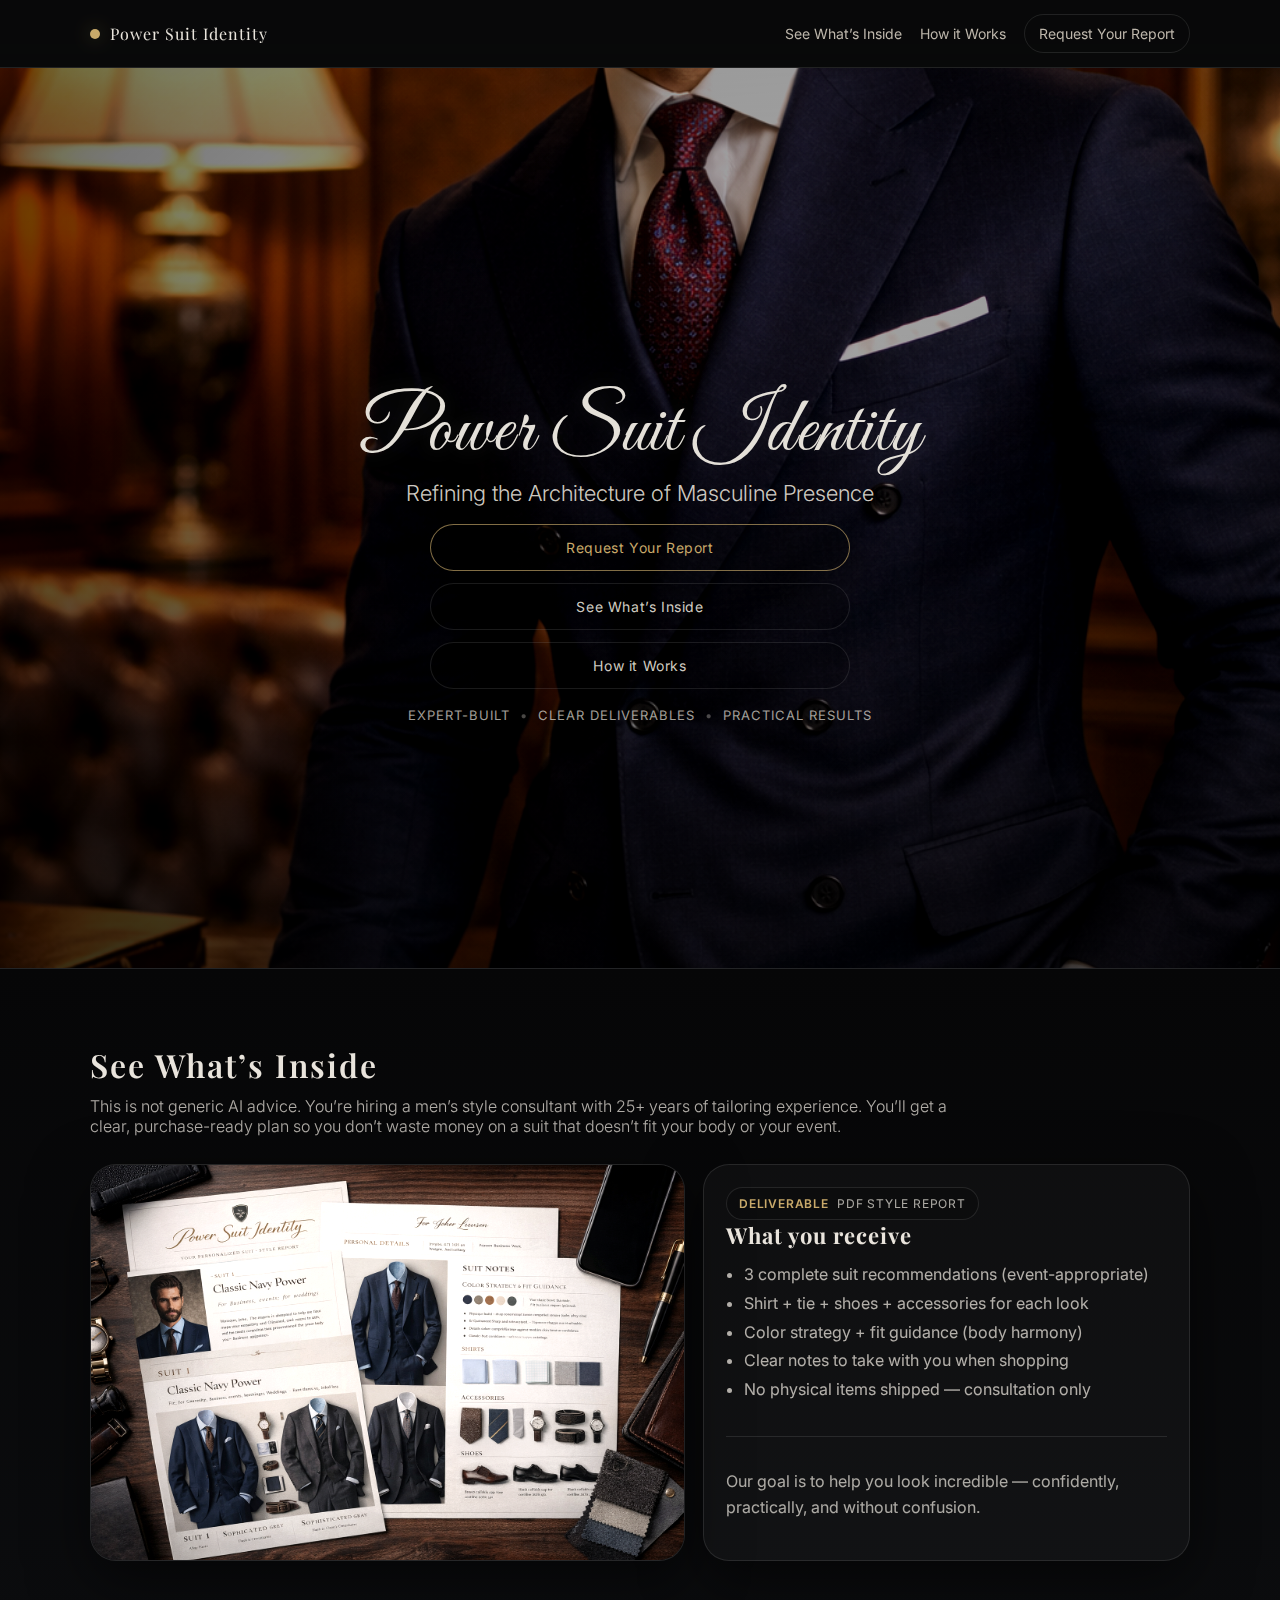
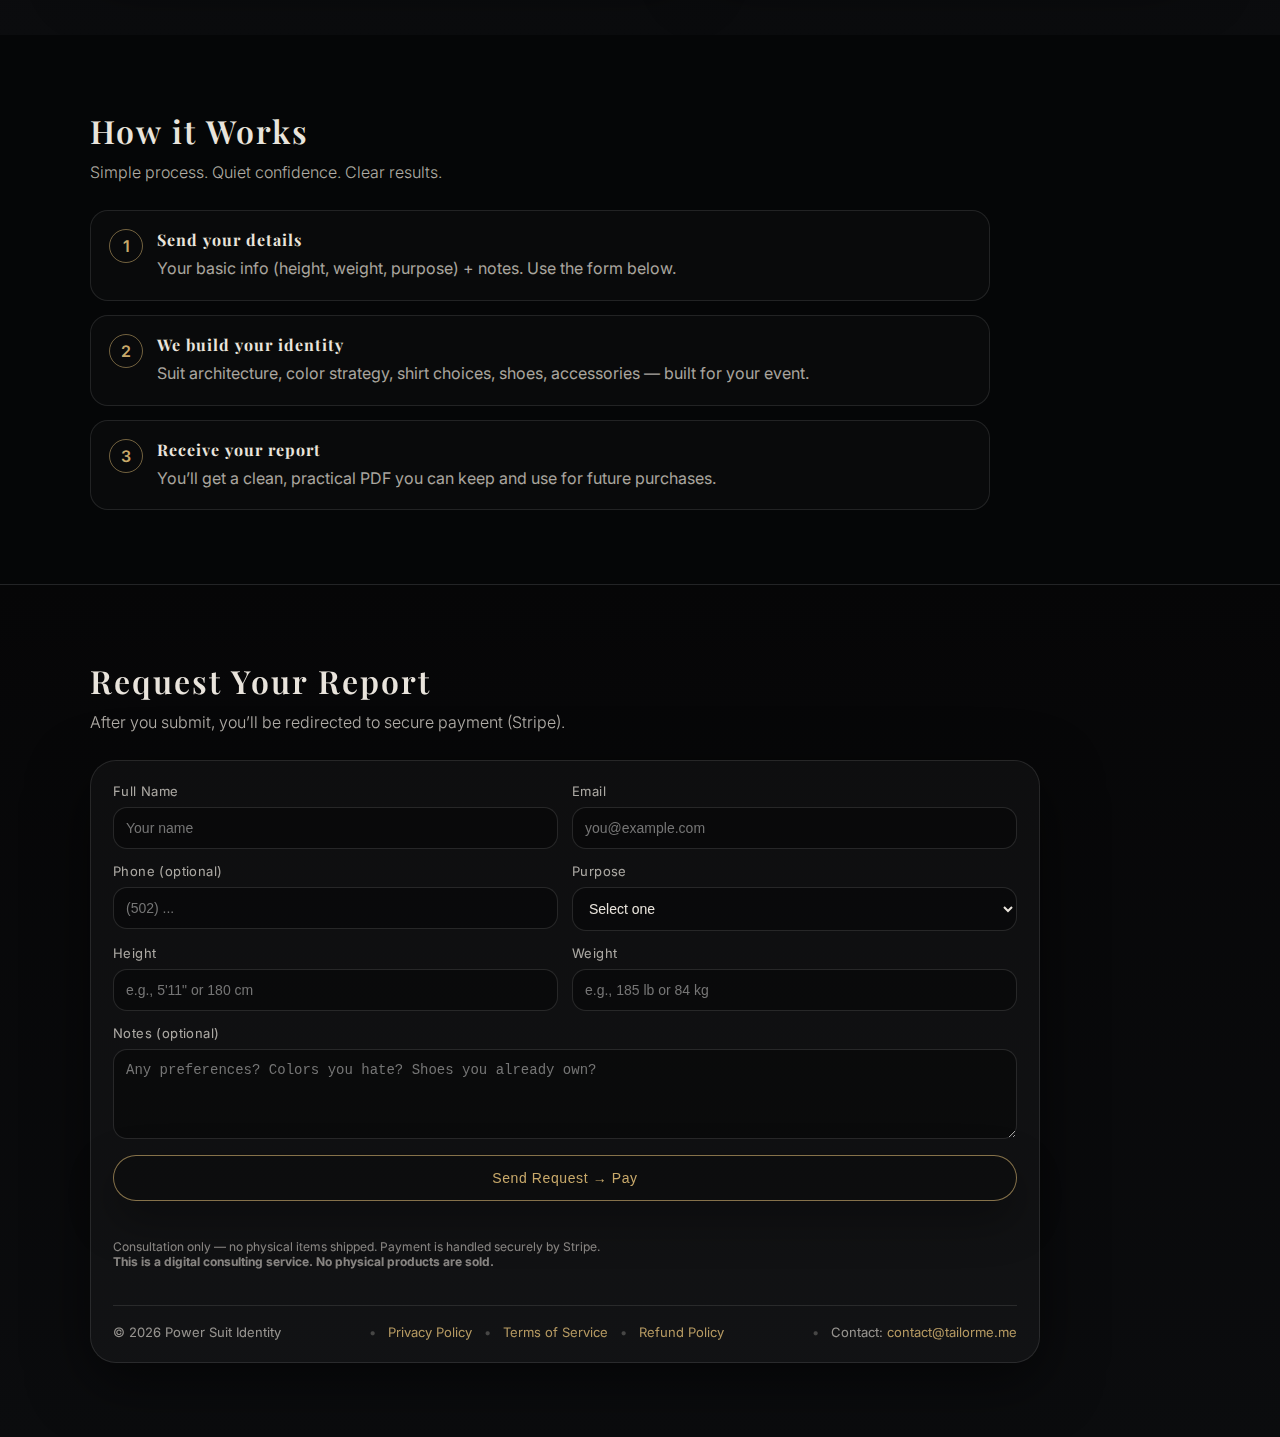
<file: index.html>
<!doctype html>
<html lang="en">
<head>
  <meta charset="UTF-8" />
  <meta name="viewport" content="width=device-width, initial-scale=1.0, viewport-fit=cover" />
  <title>Power Suit Identity — Private Style Report</title>
  <meta name="description" content="Private style consulting. Get a personalized PDF report with complete suit recommendations — no physical items, just expert guidance." />

  <link rel="preconnect" href="https://fonts.googleapis.com">
  <link rel="preconnect" href="https://fonts.gstatic.com" crossorigin>
  <link href="https://fonts.googleapis.com/css2?family=Great+Vibes&family=Inter:wght@300;400;500;600&family=Playfair+Display:wght@500;600;700&display=swap" rel="stylesheet">

  <style>
    :root{
      --bg:#050607;--bg2:#0b0c0e;--text:#e9e4dc;--muted:#bdb6ab;--stroke:rgba(255,255,255,0.10);--gold:#c8a96a;--shadow:0 18px 60px rgba(0,0,0,0.55);
      --radius:18px;--radius2:26px;
      --font-serif:"Playfair Display",serif;--font-sans:"Inter",system-ui,-apple-system,Segoe UI,Roboto,Arial,sans-serif;--font-script:"Great Vibes",cursive;
    }
    *{box-sizing:border-box;}
    html,body{margin:0;padding:0;background:var(--bg);color:var(--text);font-family:var(--font-sans);}
    a{color:inherit;text-decoration:none;}
    img{max-width:100%;display:block;}
    .container{width:min(1100px,92%);margin:0 auto;}
    .sr-only{position:absolute!important;width:1px;height:1px;padding:0;margin:-1px;overflow:hidden;clip:rect(0,0,0,0);white-space:nowrap;border:0;}

    .topbar{position:fixed;top:0;left:0;right:0;z-index:50;background:rgba(0,0,0,0.55);backdrop-filter:blur(10px);border-bottom:1px solid var(--stroke);}
    .topbar-inner{display:flex;align-items:center;justify-content:space-between;padding:14px 0;}
    .brand-mini{display:flex;align-items:center;gap:10px;}
    .brand-dot{width:10px;height:10px;border-radius:999px;background:var(--gold);box-shadow:0 0 18px rgba(200,169,106,0.35);}
    .brand-mini-text{font-family:var(--font-serif);letter-spacing:1px;font-size:16px;}
    .nav{display:flex;align-items:center;gap:18px;font-size:14px;color:var(--muted);}
    .nav a:hover{color:var(--text);}
    .nav-cta{padding:10px 14px;border:1px solid var(--stroke);border-radius:999px;}
    .nav-cta:hover{border-color:rgba(200,169,106,0.55);color:var(--text);}

    .hero{position:relative;min-height:100svh;padding-top:70px;display:flex;align-items:center;overflow:hidden;background:#000;}

    /* ✅ ONLY CHANGE: more brightness/clarity (keep same image name) */
    .hero-bg{
      position:absolute;inset:0;
      background-image:url("./assets/hero-big-bright.png");
      background-repeat:no-repeat;background-size:cover;background-position:center center;
      transform:scale(1.01);
      filter:contrast(1.07) saturate(1.12) brightness(1.18);
      background-color:#000;
    }

    /* ✅ ONLY CHANGE: slightly lighter overlay for clearer hero */
    .hero-overlay{
      position:absolute;inset:0;
      background:
        radial-gradient(1000px 700px at 65% 40%, rgba(0,0,0,0.12) 0%, rgba(0,0,0,0.30) 55%, rgba(0,0,0,0.52) 100%),
        linear-gradient(to bottom, rgba(0,0,0,0.14) 0%, rgba(0,0,0,0.34) 55%, rgba(0,0,0,0.52) 100%);
    }

    /* ✅ ONLY CHANGE: global gentle light lift (no layout change) */
    body{position:relative;}
    body::before{
      content:"";
      position:fixed;inset:0;
      pointer-events:none;
      background:rgba(255,255,255,0.05);
      mix-blend-mode:screen;
      z-index:0;
    }
    .topbar, .hero, .section, .section-dark { position:relative; z-index:1; }

    .hero-content{position:relative;z-index:2;text-align:center;padding:64px 0 54px;}
    .hero-logo-wrap{display:flex;flex-direction:column;align-items:center;justify-content:center;gap:10px;margin-bottom:8px;}
    .brand-script{font-family:var(--font-script);font-size:clamp(40px,6vw,78px);line-height:1;letter-spacing:1px;color:rgba(233,228,220,0.98);text-shadow:0 0 22px rgba(255,255,255,0.12);margin-top:2px;}

    /* ✅ ONLY CHANGE: replace old line with new luxe line (same block) */
    .hero-subtitle{margin:8px auto 18px;max-width:820px;font-weight:300;font-size:clamp(16px,1.8vw,22px);color:rgba(233,228,220,0.90);}

    .hero-actions{display:flex;justify-content:center;flex-wrap:wrap;margin:12px 0 18px;}
    .hero-actions.stack{flex-direction:column;align-items:center;gap:12px;}
    .hero-actions.stack .btn{width:min(420px,92%);}

    .hero-pill{display:flex;align-items:center;justify-content:center;gap:10px;flex-wrap:wrap;color:rgba(233,228,220,0.70);font-size:13px;letter-spacing:1px;text-transform:uppercase;}
    .pill-dot{opacity:0.45;}

    .btn{display:inline-flex;align-items:center;justify-content:center;gap:10px;padding:14px 22px;border-radius:999px;font-size:14px;letter-spacing:0.6px;transition:0.25s ease;border:1px solid var(--stroke);background:transparent;cursor:pointer;}
    .btn-primary{border-color:rgba(200,169,106,0.65);color:var(--gold);background:rgba(0,0,0,0.22);box-shadow:0 18px 45px rgba(0,0,0,0.34);}
    .btn-primary:hover{background:rgba(200,169,106,0.18);border-color:rgba(200,169,106,0.95);transform:translateY(-1px);}
    .btn-ghost{color:rgba(233,228,220,0.90);background:rgba(0,0,0,0.14);}
    .btn-ghost:hover{color:var(--text);border-color:rgba(255,255,255,0.25);transform:translateY(-1px);}

    .section{padding:74px 0;background:var(--bg);}
    .section-dark{background:linear-gradient(to bottom,#060607 0%,#0b0c0e 100%);border-top:1px solid var(--stroke);}
    .section-title{font-family:var(--font-serif);letter-spacing:2px;font-weight:600;margin:0 0 10px;font-size:32px;}
    .section-lead{margin:0 0 28px;color:rgba(233,228,220,0.75);font-weight:300;max-width:860px;}

    .divider{height:1px;background:var(--stroke);margin:32px 0;}

    .inside-wrap{display:grid;grid-template-columns:1.1fr 0.9fr;gap:18px;align-items:stretch;}
    .inside-media{border-radius:var(--radius2);overflow:hidden;border:1px solid var(--stroke);background:rgba(255,255,255,0.02);box-shadow:var(--shadow);}
    .inside-media img{width:100%;height:100%;object-fit:cover;filter:contrast(1.05) saturate(1.05) brightness(1.06);transform:scale(1.01);}
    .inside-copy{border-radius:var(--radius2);border:1px solid var(--stroke);background:rgba(255,255,255,0.03);padding:22px;box-shadow:var(--shadow);}
    .inside-copy h3{margin:0 0 10px;font-family:var(--font-serif);letter-spacing:1px;font-size:22px;}
    .inside-copy ul{margin:0;padding-left:18px;color:rgba(233,228,220,0.75);line-height:1.8;}
    .badge{display:inline-flex;align-items:center;gap:8px;font-size:12px;letter-spacing:0.8px;text-transform:uppercase;color:rgba(233,228,220,0.72);border:1px solid var(--stroke);border-radius:999px;padding:8px 12px;background:rgba(0,0,0,0.18);}
    .badge strong{color:var(--gold);font-weight:600;}

    .steps{display:grid;gap:14px;max-width:900px;}
    .step{display:flex;gap:14px;align-items:flex-start;padding:18px;border:1px solid var(--stroke);border-radius:var(--radius);background:rgba(255,255,255,0.02);}
    .step-num{width:34px;height:34px;border-radius:999px;display:flex;align-items:center;justify-content:center;border:1px solid rgba(200,169,106,0.55);color:var(--gold);font-weight:600;flex:0 0 auto;}
    .step-body h4{margin:0 0 6px;font-family:var(--font-serif);letter-spacing:1px;}
    .step-body p{margin:0;color:rgba(233,228,220,0.72);line-height:1.6;}

    .form-card{border:1px solid var(--stroke);border-radius:var(--radius2);background:rgba(255,255,255,0.03);padding:22px;box-shadow:var(--shadow);max-width:950px;}
    .form-grid{display:grid;grid-template-columns:repeat(2,1fr);gap:14px;}
    .field{display:flex;flex-direction:column;gap:8px;}
    .field.full{grid-column:1 / -1;}
    label{font-size:13px;color:rgba(233,228,220,0.72);letter-spacing:0.4px;}
    input,select,textarea{background:rgba(0,0,0,0.35);border:1px solid rgba(255,255,255,0.12);color:var(--text);border-radius:14px;padding:12px 12px;outline:none;font-size:14px;transition:0.2s ease;}
    input:focus,select:focus,textarea:focus{border-color:rgba(200,169,106,0.75);box-shadow:0 0 0 4px rgba(200,169,106,0.12);}
    textarea{resize:vertical;}
    .form-actions{display:flex;flex-direction:column;gap:10px;margin-top:16px;}
    .fineprint{margin:0;font-size:12px;color:rgba(233,228,220,0.55);}
    .status{margin:0;font-size:13px;color:rgba(233,228,220,0.75);min-height:18px;}

    .footer-mini{display:flex;justify-content:space-between;gap:14px;flex-wrap:wrap;margin-top:26px;padding-top:18px;border-top:1px solid var(--stroke);color:rgba(233,228,220,0.62);font-size:13px;}
    .footer-mini a{color:rgba(200,169,106,0.9);}
    .footer-mini a:hover{color:var(--gold);}
    .footer-dot{opacity:0.4;margin:0 8px;}

    @media (max-width: 920px){
      .nav{display:none;}
      .inside-wrap{grid-template-columns:1fr;}
      .hero{min-height:100svh;}
      @supports (height: 100dvh){.hero{min-height:100dvh;}}
      /* ✅ ONLY CHANGE: keep same image, just brighter on mobile too */
      .hero-bg{background-size:cover;background-position:center center;transform:none;filter:contrast(1.07) saturate(1.12) brightness(1.18);}
      /* ✅ ONLY CHANGE: lighter overlay for mobile too */
      .hero-overlay{
        background:
          radial-gradient(900px 620px at 60% 55%, rgba(0,0,0,0.08) 0%, rgba(0,0,0,0.26) 55%, rgba(0,0,0,0.46) 100%),
          linear-gradient(to bottom, rgba(0,0,0,0.10) 0%, rgba(0,0,0,0.30) 60%, rgba(0,0,0,0.50) 100%);
      }
      .hero-content{padding:76px 0 44px;}
      .brand-script{font-size:52px;}
      .hero-subtitle{max-width:92%;margin:10px auto 18px;}
      .btn{padding:13px 18px;font-size:14px;}
      .form-grid{grid-template-columns:1fr;}
    }
  </style>
</head>

<body>
  <div class="topbar">
    <div class="container topbar-inner">
      <div class="brand-mini">
        <span class="brand-dot" aria-hidden="true"></span>
        <span class="brand-mini-text">Power Suit Identity</span>
      </div>
      <nav class="nav" aria-label="Main navigation">
        <a href="#inside">See What’s Inside</a>
        <a href="#how">How it Works</a>
        <a class="nav-cta" href="#request">Request Your Report</a>
      </nav>
    </div>
  </div>

  <section class="hero" id="top">
    <div class="hero-bg" aria-hidden="true"></div>
    <div class="hero-overlay" aria-hidden="true"></div>

    <div class="container hero-content">
      <div class="hero-logo-wrap">
        <div class="brand-script">Power Suit Identity</div>
        <h1 class="sr-only">Power Suit Identity</h1>
      </div>

      <p class="hero-subtitle">
        Refining the Architecture of Masculine Presence
      </p>

      <div class="hero-actions stack">
        <a class="btn btn-primary" href="#request">Request Your Report</a>
        <a class="btn btn-ghost" href="#inside">See What’s Inside</a>
        <a class="btn btn-ghost" href="#how">How it Works</a>
      </div>

      <div class="hero-pill" aria-label="Trust line">
        <span>Expert-built</span><span class="pill-dot">•</span>
        <span>Clear deliverables</span><span class="pill-dot">•</span>
        <span>Practical results</span>
      </div>
    </div>
  </section>

  <section class="section section-dark" id="inside">
    <div class="container">
      <h2 class="section-title">See What’s Inside</h2>
      <p class="section-lead">
        This is not generic AI advice. You’re hiring a men’s style consultant with 25+ years of tailoring experience.
        You’ll get a clear, purchase-ready plan so you don’t waste money on a suit that doesn’t fit your body or your event.
      </p>

      <div class="inside-wrap">
        <div class="inside-media">
          <img src="./assets/inside-preview.jpg" alt="Report preview image" loading="lazy" decoding="async">
        </div>

        <div class="inside-copy">
          <span class="badge"><strong>Deliverable</strong> PDF Style Report</span>
          <h3>What you receive</h3>
          <ul>
            <li>3 complete suit recommendations (event-appropriate)</li>
            <li>Shirt + tie + shoes + accessories for each look</li>
            <li>Color strategy + fit guidance (body harmony)</li>
            <li>Clear notes to take with you when shopping</li>
            <li>No physical items shipped — consultation only</li>
          </ul>
          <div class="divider"></div>
          <p style="margin:0;color:rgba(233,228,220,0.72);line-height:1.6;">
            Our goal is to help you look incredible — confidently, practically, and without confusion.
          </p>
        </div>
      </div>
    </div>
  </section>

  <section class="section" id="how">
    <div class="container">
      <h2 class="section-title">How it Works</h2>
      <p class="section-lead">Simple process. Quiet confidence. Clear results.</p>

      <div class="steps">
        <div class="step">
          <div class="step-num">1</div>
          <div class="step-body">
            <h4>Send your details</h4>
            <p>Your basic info (height, weight, purpose) + notes. Use the form below.</p>
          </div>
        </div>
        <div class="step">
          <div class="step-num">2</div>
          <div class="step-body">
            <h4>We build your identity</h4>
            <p>Suit architecture, color strategy, shirt choices, shoes, accessories — built for your event.</p>
          </div>
        </div>
        <div class="step">
          <div class="step-num">3</div>
          <div class="step-body">
            <h4>Receive your report</h4>
            <p>You’ll get a clean, practical PDF you can keep and use for future purchases.</p>
          </div>
        </div>
      </div>
    </div>
  </section>

  <section class="section section-dark" id="request">
    <div class="container">
      <h2 class="section-title">Request Your Report</h2>
      <p class="section-lead">After you submit, you’ll be redirected to secure payment (Stripe).</p>

      <div class="form-card">
        <form id="requestForm" novalidate>
          <div class="form-grid">
            <div class="field">
              <label for="fullName">Full Name</label>
              <input id="fullName" name="fullName" type="text" placeholder="Your name" required />
            </div>

            <div class="field">
              <label for="email">Email</label>
              <input id="email" name="email" type="email" placeholder="you@example.com" required inputmode="email" autocomplete="email" />
            </div>

            <div class="field">
              <label for="phone">Phone (optional)</label>
              <input id="phone" name="phone" type="tel" placeholder="(502) ..." inputmode="tel" autocomplete="tel" />
            </div>

            <div class="field">
              <label for="purpose">Purpose</label>
              <select id="purpose" name="purpose" required>
                <option value="">Select one</option>
                <option>Wedding / Formal Event</option>
                <option>Job Interview</option>
                <option>Business / Work</option>
                <option>Graduation</option>
                <option>Prom</option>
                <option>Other</option>
              </select>
            </div>

            <div class="field">
              <label for="height">Height</label>
              <input id="height" name="height" type="text" placeholder="e.g., 5'11&quot; or 180 cm" required />
            </div>

            <div class="field">
              <label for="weight">Weight</label>
              <input id="weight" name="weight" type="text" placeholder="e.g., 185 lb or 84 kg" required />
            </div>

            <div class="field full">
              <label for="notes">Notes (optional)</label>
              <textarea id="notes" name="notes" rows="4" placeholder="Any preferences? Colors you hate? Shoes you already own?"></textarea>
            </div>
          </div>

          <div class="form-actions">
            <button class="btn btn-primary" type="submit" id="submitBtn">Send Request → Pay</button>
            <p class="status" id="status" role="status" aria-live="polite"></p>

            <p class="fineprint">
              Consultation only — no physical items shipped. Payment is handled securely by Stripe.
              <br>
              <strong>This is a digital consulting service. No physical products are sold.</strong>
            </p>

            <div class="footer-mini">
              <span>© <span id="year"></span> Power Suit Identity</span>

              <span>
                <span class="footer-dot">•</span>
                <a href="privacy.html">Privacy Policy</a>
                <span class="footer-dot">•</span>
                <a href="terms.html">Terms of Service</a>
                <span class="footer-dot">•</span>
                <a href="refund.html">Refund Policy</a>
              </span>

              <span>
                <span class="footer-dot">•</span>
                Contact:
                <a href="mailto:contact@tailorme.me">contact@tailorme.me</a>
              </span>
            </div>

          </div>
        </form>
      </div>
    </div>
  </section>

  <script>
    // ==============================
    // ✅ STRIPE PAYMENT LINK (FIXED)
    // ==============================
    const STRIPE_PAYMENT_URL = "https://buy.stripe.com/5kQfZjggq76g7bI6Pl0Fi00";

    // ✅ Google Sheets Web App URL (CONNECTED)
    const WEB_APP_URL = "https://script.google.com/macros/s/AKfycbyw5tFsixvu0DFKAFv32LdB_iKjbZlcflnSdUJnl9kvI9bNn10gnJB4yhSJltUzb_Am/exec";

    const $ = (s) => document.querySelector(s);
    document.getElementById("year").textContent = new Date().getFullYear();

    const form = $("#requestForm");
    const statusEl = $("#status");
    const submitBtn = $("#submitBtn");

    function showStatus(msg, ok=true){
      statusEl.textContent = msg;
      statusEl.style.color = ok ? "#c1ffd6" : "#ffb3b3";
    }
    function validEmail(v){
      return /^[^\s@]+@[^\s@]+\.[^\s@]+$/.test(String(v || "").trim());
    }

    form.addEventListener("submit", async (e) => {
      e.preventDefault();
      showStatus("Processing…");
      submitBtn.disabled = true;

      const payload = {
        fullName: $("#fullName").value.trim(),
        email: $("#email").value.trim(),
        phone: $("#phone").value.trim(),
        purpose: $("#purpose").value,
        height: $("#height").value.trim(),
        weight: $("#weight").value.trim(),
        notes: $("#notes").value.trim(),
        createdAt: new Date().toISOString()
      };

      const required = ["fullName","email","purpose","height","weight"];
      for (const k of required){
        if (!payload[k]){
          showStatus("Please fill all required fields.", false);
          submitBtn.disabled = false;
          return;
        }
      }
      if (!validEmail(payload.email)){
        showStatus("Please enter a valid email.", false);
        submitBtn.disabled = false;
        return;
      }

      try { localStorage.setItem("psi_request_payload", JSON.stringify(payload)); } catch {}

      // ✅ Send to Google Sheets + Email via Apps Script (CORS-safe)
      if (WEB_APP_URL && WEB_APP_URL.startsWith("http")) {
        try {
          await fetch(WEB_APP_URL, {
            method: "POST",
            mode: "no-cors",
            headers: { "Content-Type": "text/plain;charset=utf-8" },
            body: JSON.stringify(payload)
          });
        } catch (err) {
          console.error("WEB_APP_URL error:", err);
        }
      }

      // ✅ Redirect to Stripe
      window.location.href = STRIPE_PAYMENT_URL;
    });
  </script>
</body>
</html>
</file>
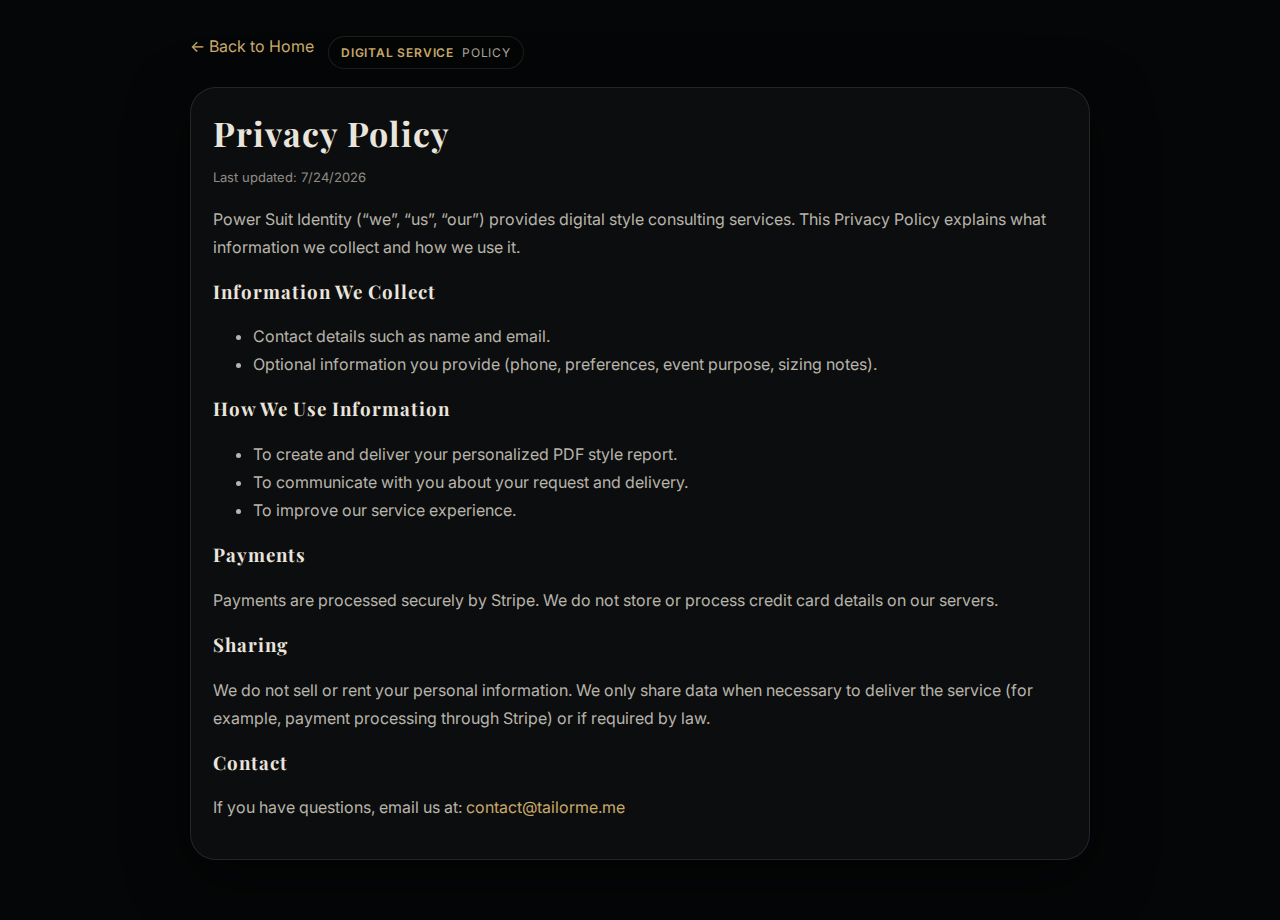
<file: privacy.html>
<!doctype html>
<html lang="en">
<head>
  <meta charset="UTF-8" />
  <meta name="viewport" content="width=device-width, initial-scale=1.0, viewport-fit=cover" />
  <title>Privacy Policy — Power Suit Identity</title>
  <meta name="description" content="Privacy Policy for Power Suit Identity." />

  <link rel="preconnect" href="https://fonts.googleapis.com">
  <link rel="preconnect" href="https://fonts.gstatic.com" crossorigin>
  <link href="https://fonts.googleapis.com/css2?family=Inter:wght@300;400;500;600&family=Playfair+Display:wght@500;600;700&display=swap" rel="stylesheet">

  <style>
    :root{
      --bg:#050607;--bg2:#0b0c0e;--text:#e9e4dc;--muted:#bdb6ab;
      --stroke:rgba(255,255,255,0.10);--gold:#c8a96a;--shadow:0 18px 60px rgba(0,0,0,0.55);
      --radius2:26px;--font-serif:"Playfair Display",serif;--font-sans:"Inter",system-ui,-apple-system,Segoe UI,Roboto,Arial,sans-serif;
    }
    *{box-sizing:border-box;}
    html,body{margin:0;padding:0;background:var(--bg);color:var(--text);font-family:var(--font-sans);}
    a{color:var(--gold);text-decoration:none;}
    a:hover{opacity:0.95;text-decoration:underline;}
    .container{width:min(900px,92%);margin:0 auto;padding:36px 0 60px;}
    .card{border:1px solid var(--stroke);border-radius:var(--radius2);background:rgba(255,255,255,0.03);padding:22px;box-shadow:var(--shadow);}
    h1{font-family:var(--font-serif);letter-spacing:1px;margin:0 0 10px;font-size:34px;}
    p,li{color:rgba(233,228,220,0.78);line-height:1.75;}
    .muted{color:rgba(233,228,220,0.60);font-size:13px;margin-top:10px;}
    .toplinks{display:flex;gap:14px;flex-wrap:wrap;margin:0 0 18px;}
    .badge{display:inline-flex;align-items:center;gap:8px;font-size:12px;letter-spacing:0.8px;text-transform:uppercase;
      color:rgba(233,228,220,0.72);border:1px solid var(--stroke);border-radius:999px;padding:8px 12px;background:rgba(0,0,0,0.18);}
    .badge strong{color:var(--gold);font-weight:600;}
  </style>
</head>
<body>
  <div class="container">
    <div class="toplinks">
      <a href="index.html">← Back to Home</a>
      <span class="badge"><strong>Digital Service</strong> Policy</span>
    </div>

    <div class="card">
      <h1>Privacy Policy</h1>
      <p class="muted">Last updated: <span id="d"></span></p>

      <p>
        Power Suit Identity (“we”, “us”, “our”) provides digital style consulting services.
        This Privacy Policy explains what information we collect and how we use it.
      </p>

      <h3 style="font-family:var(--font-serif);letter-spacing:1px;margin-top:18px;">Information We Collect</h3>
      <ul>
        <li>Contact details such as name and email.</li>
        <li>Optional information you provide (phone, preferences, event purpose, sizing notes).</li>
      </ul>

      <h3 style="font-family:var(--font-serif);letter-spacing:1px;margin-top:18px;">How We Use Information</h3>
      <ul>
        <li>To create and deliver your personalized PDF style report.</li>
        <li>To communicate with you about your request and delivery.</li>
        <li>To improve our service experience.</li>
      </ul>

      <h3 style="font-family:var(--font-serif);letter-spacing:1px;margin-top:18px;">Payments</h3>
      <p>
        Payments are processed securely by Stripe. We do not store or process credit card details on our servers.
      </p>

      <h3 style="font-family:var(--font-serif);letter-spacing:1px;margin-top:18px;">Sharing</h3>
      <p>
        We do not sell or rent your personal information. We only share data when necessary to deliver the service
        (for example, payment processing through Stripe) or if required by law.
      </p>

      <h3 style="font-family:var(--font-serif);letter-spacing:1px;margin-top:18px;">Contact</h3>
      <p>
        If you have questions, email us at:
        <a href="mailto:contact@tailorme.me">contact@tailorme.me</a>
      </p>
    </div>
  </div>

  <script>
    document.getElementById("d").textContent = new Date().toLocaleDateString();
  </script>
</body>
</html>
</file>
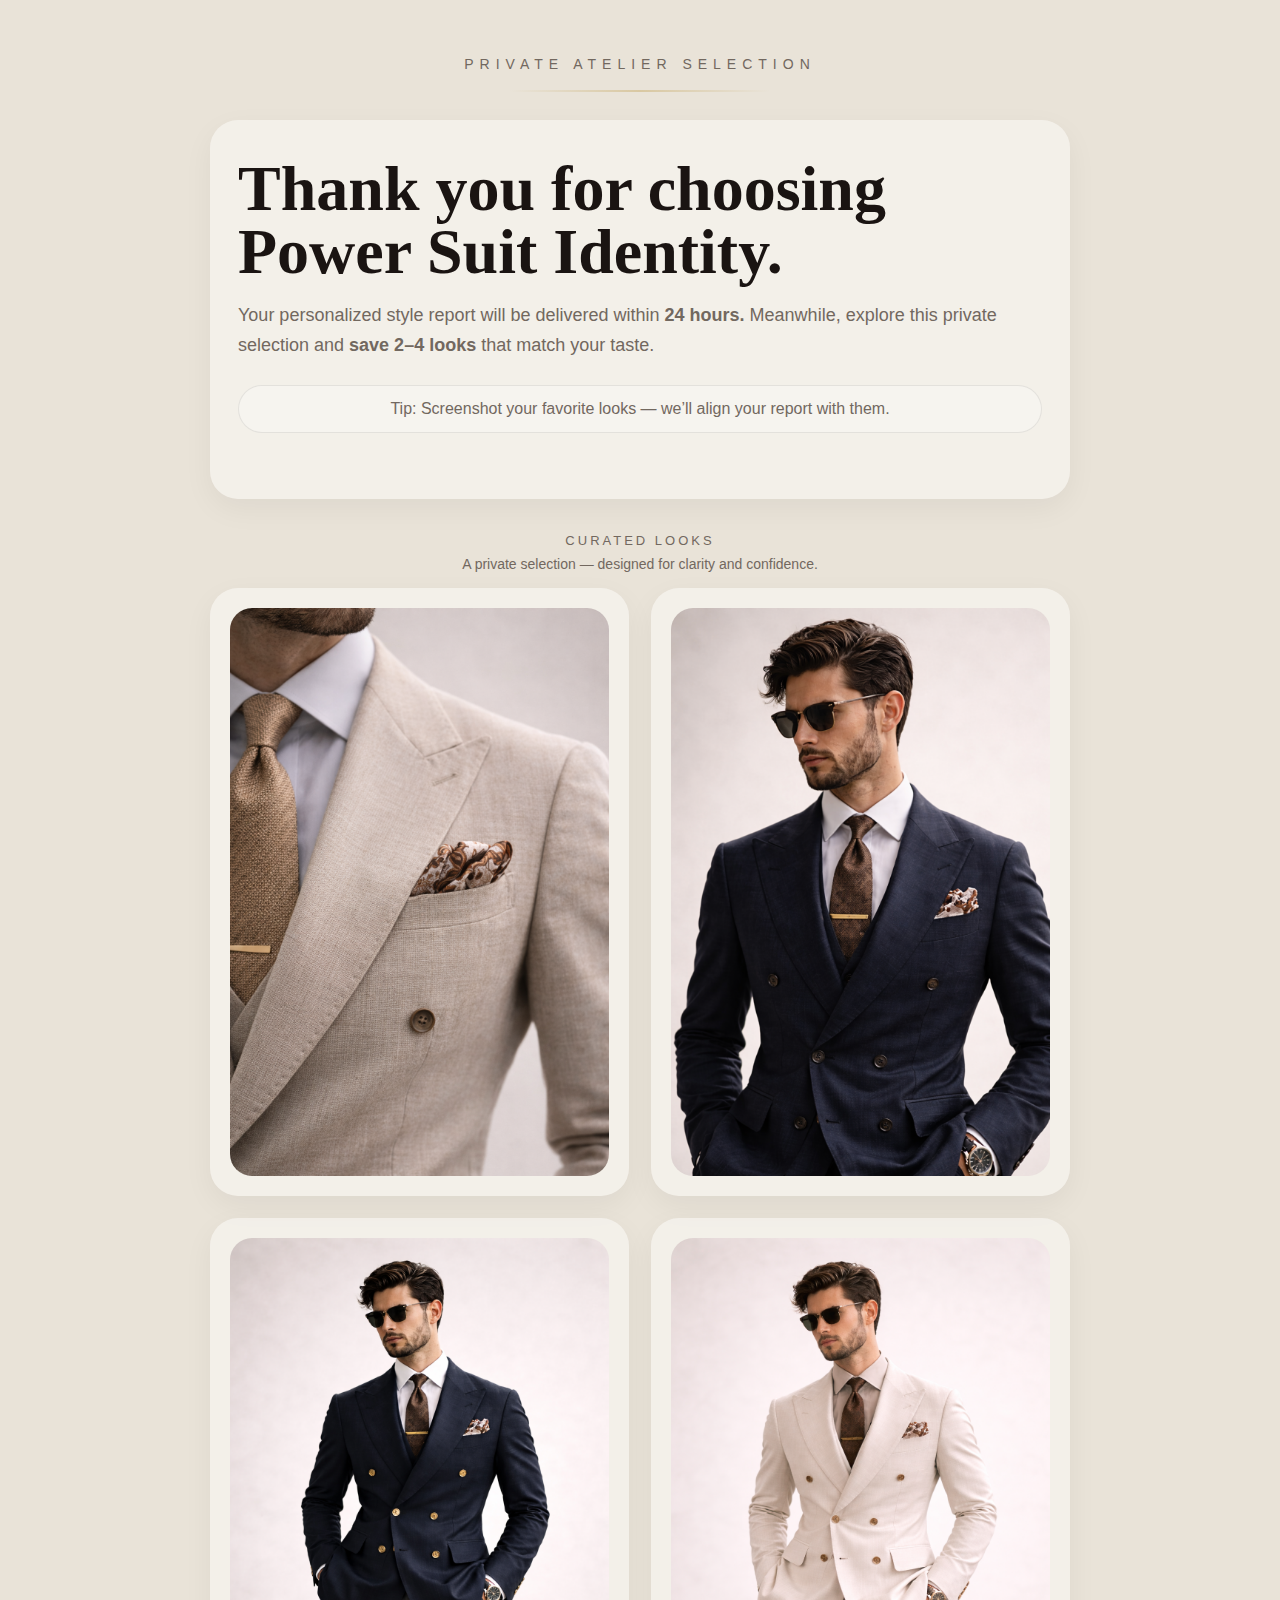
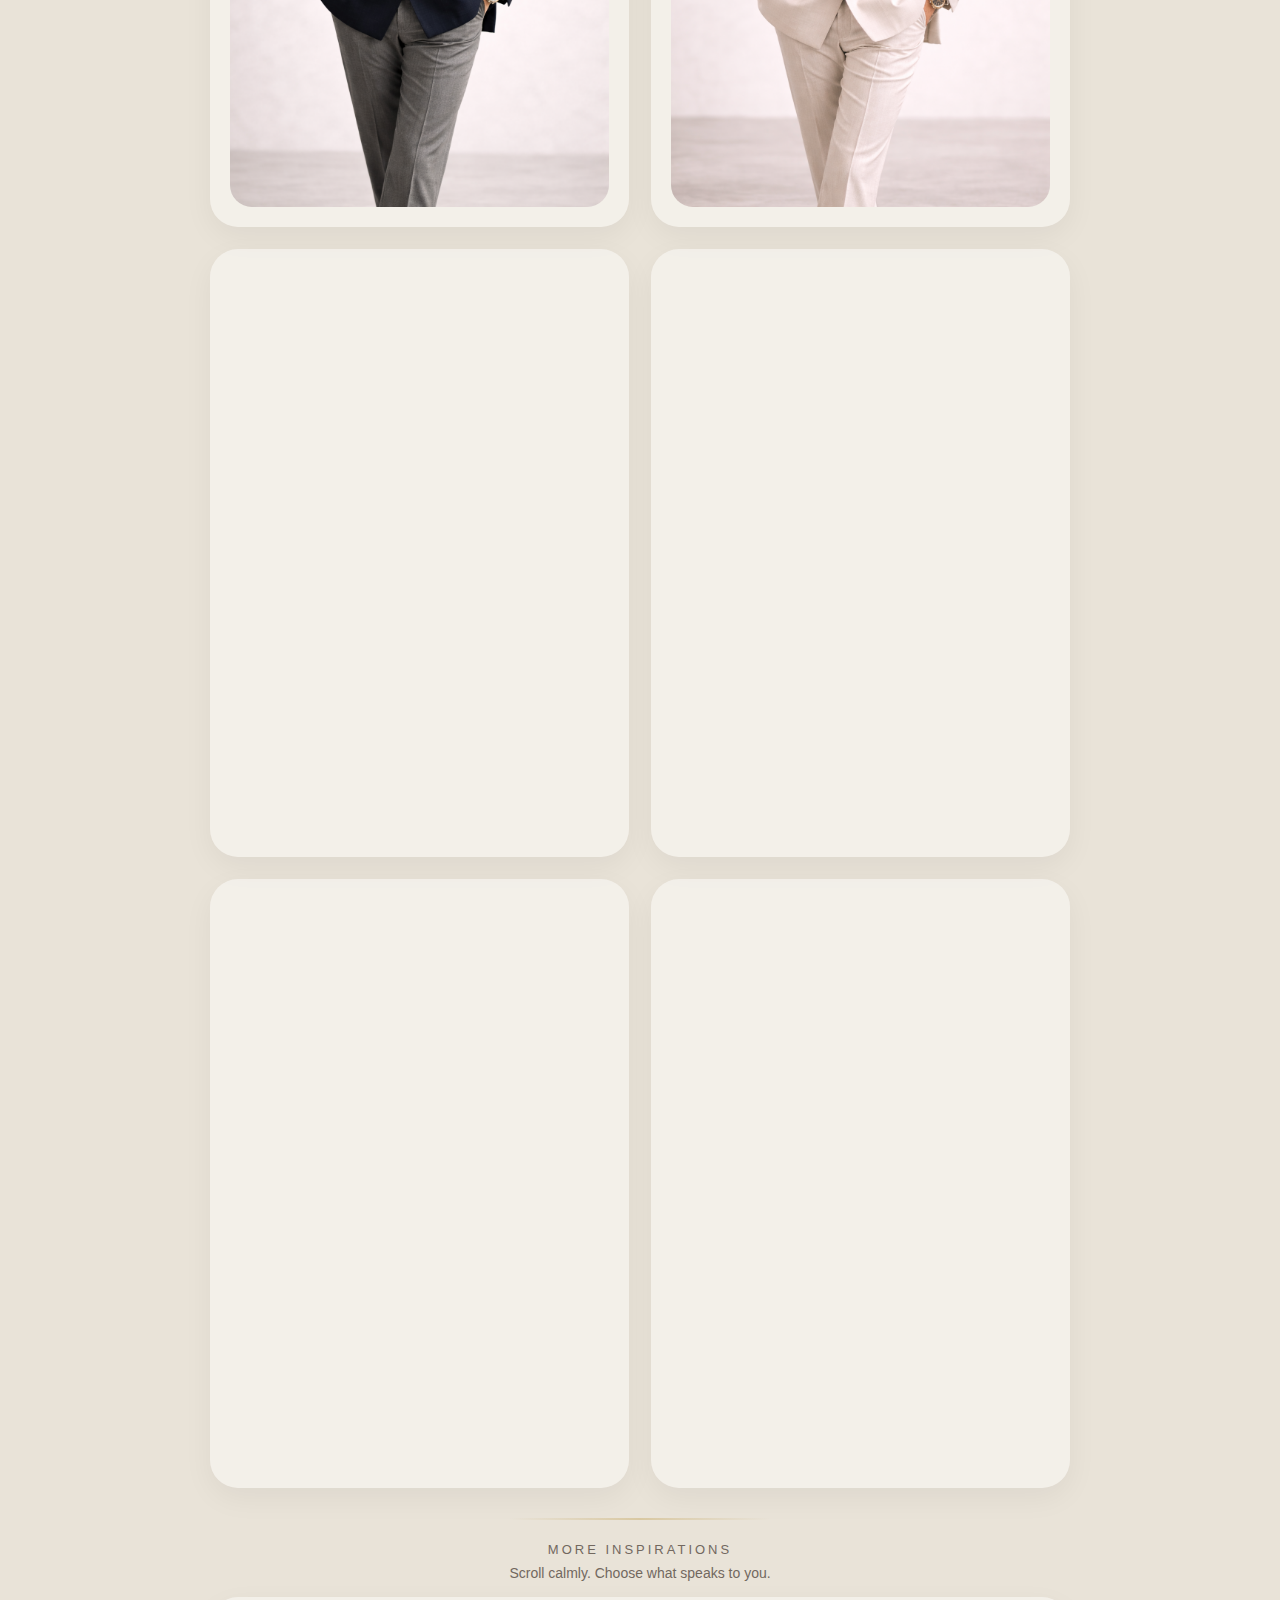
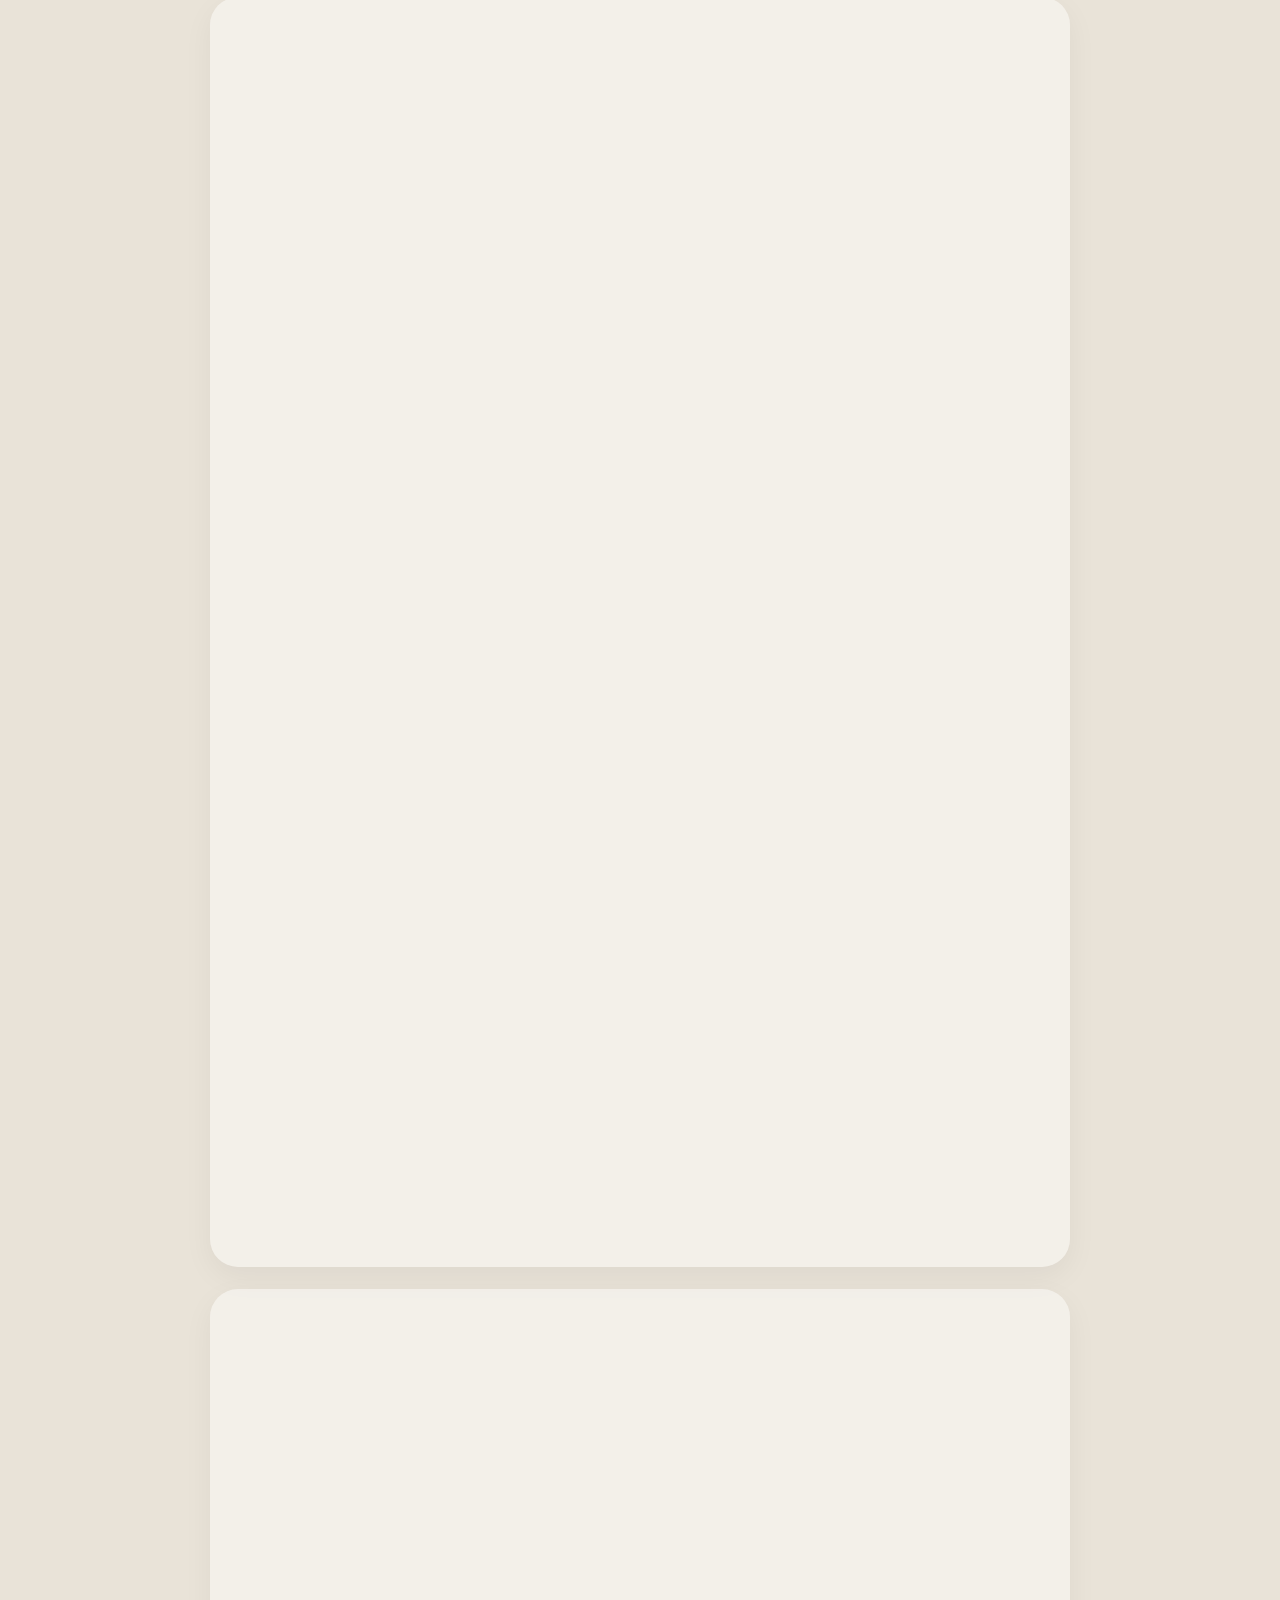
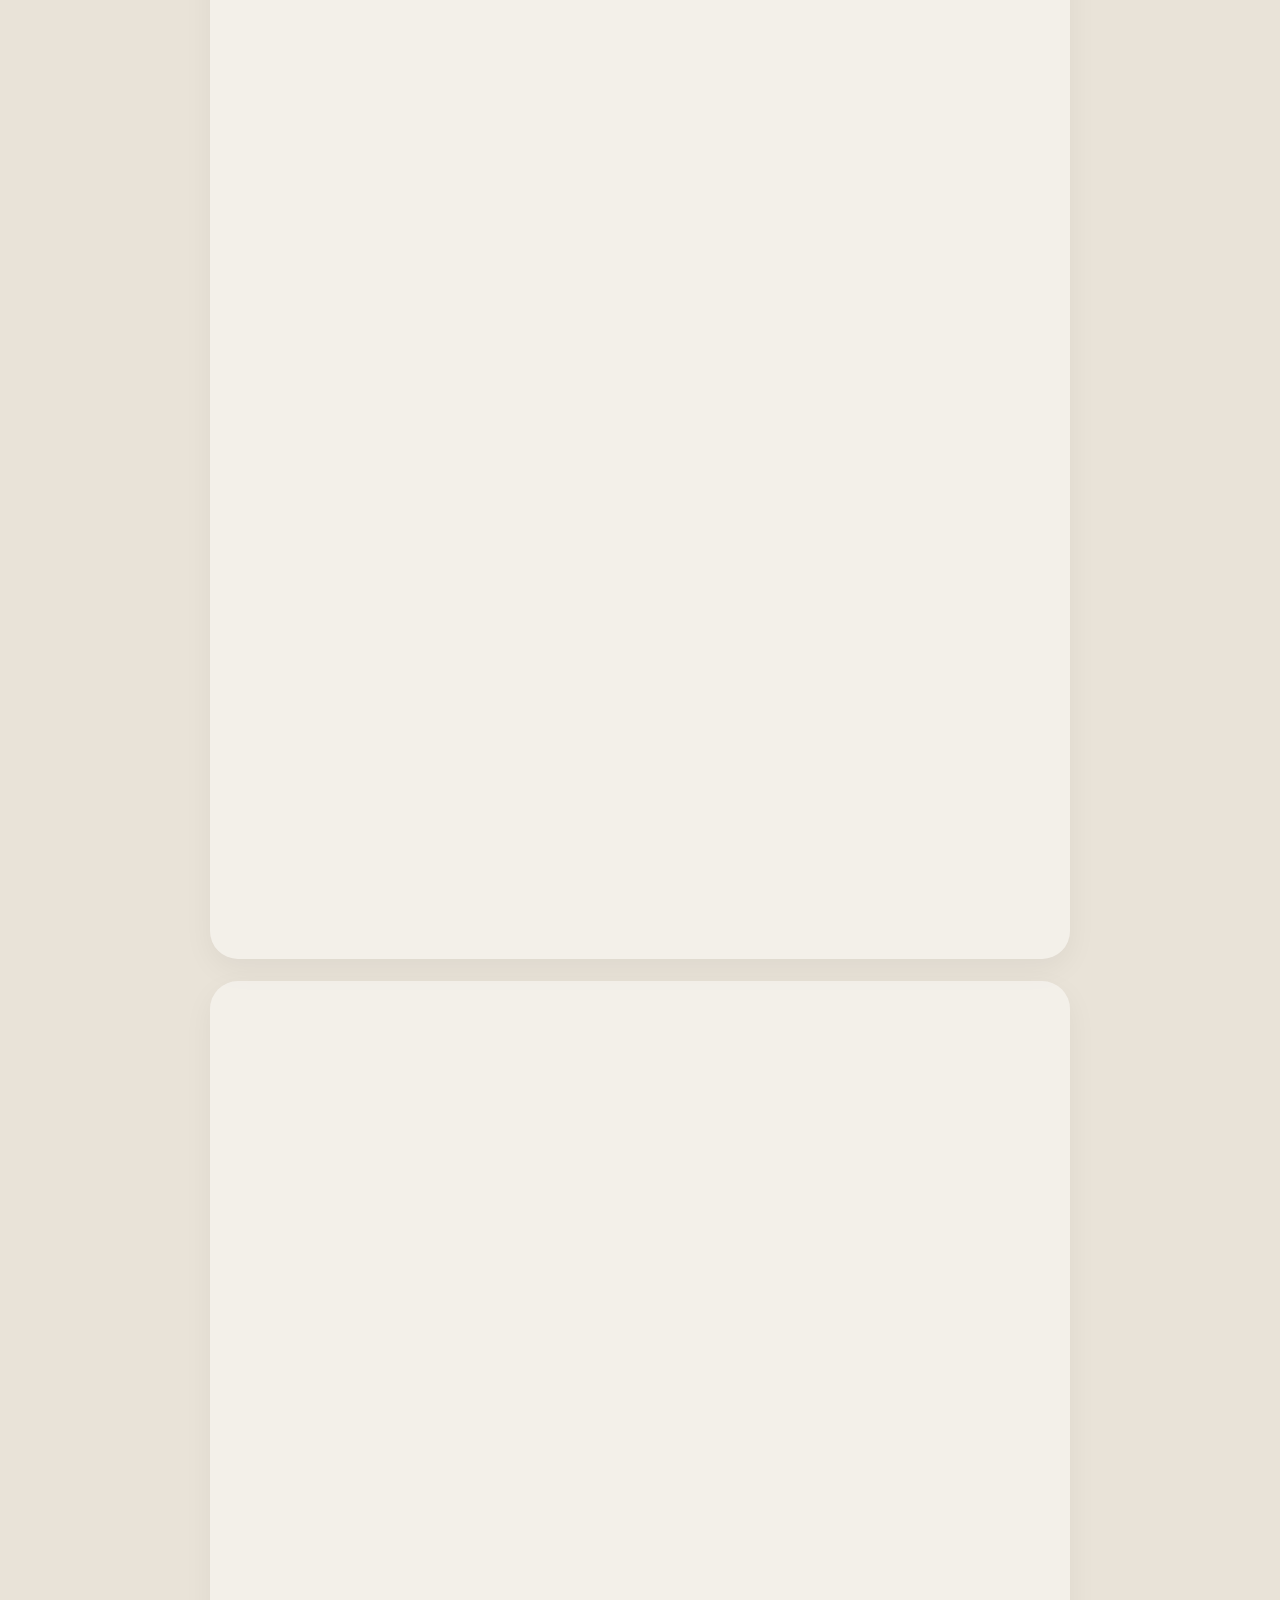
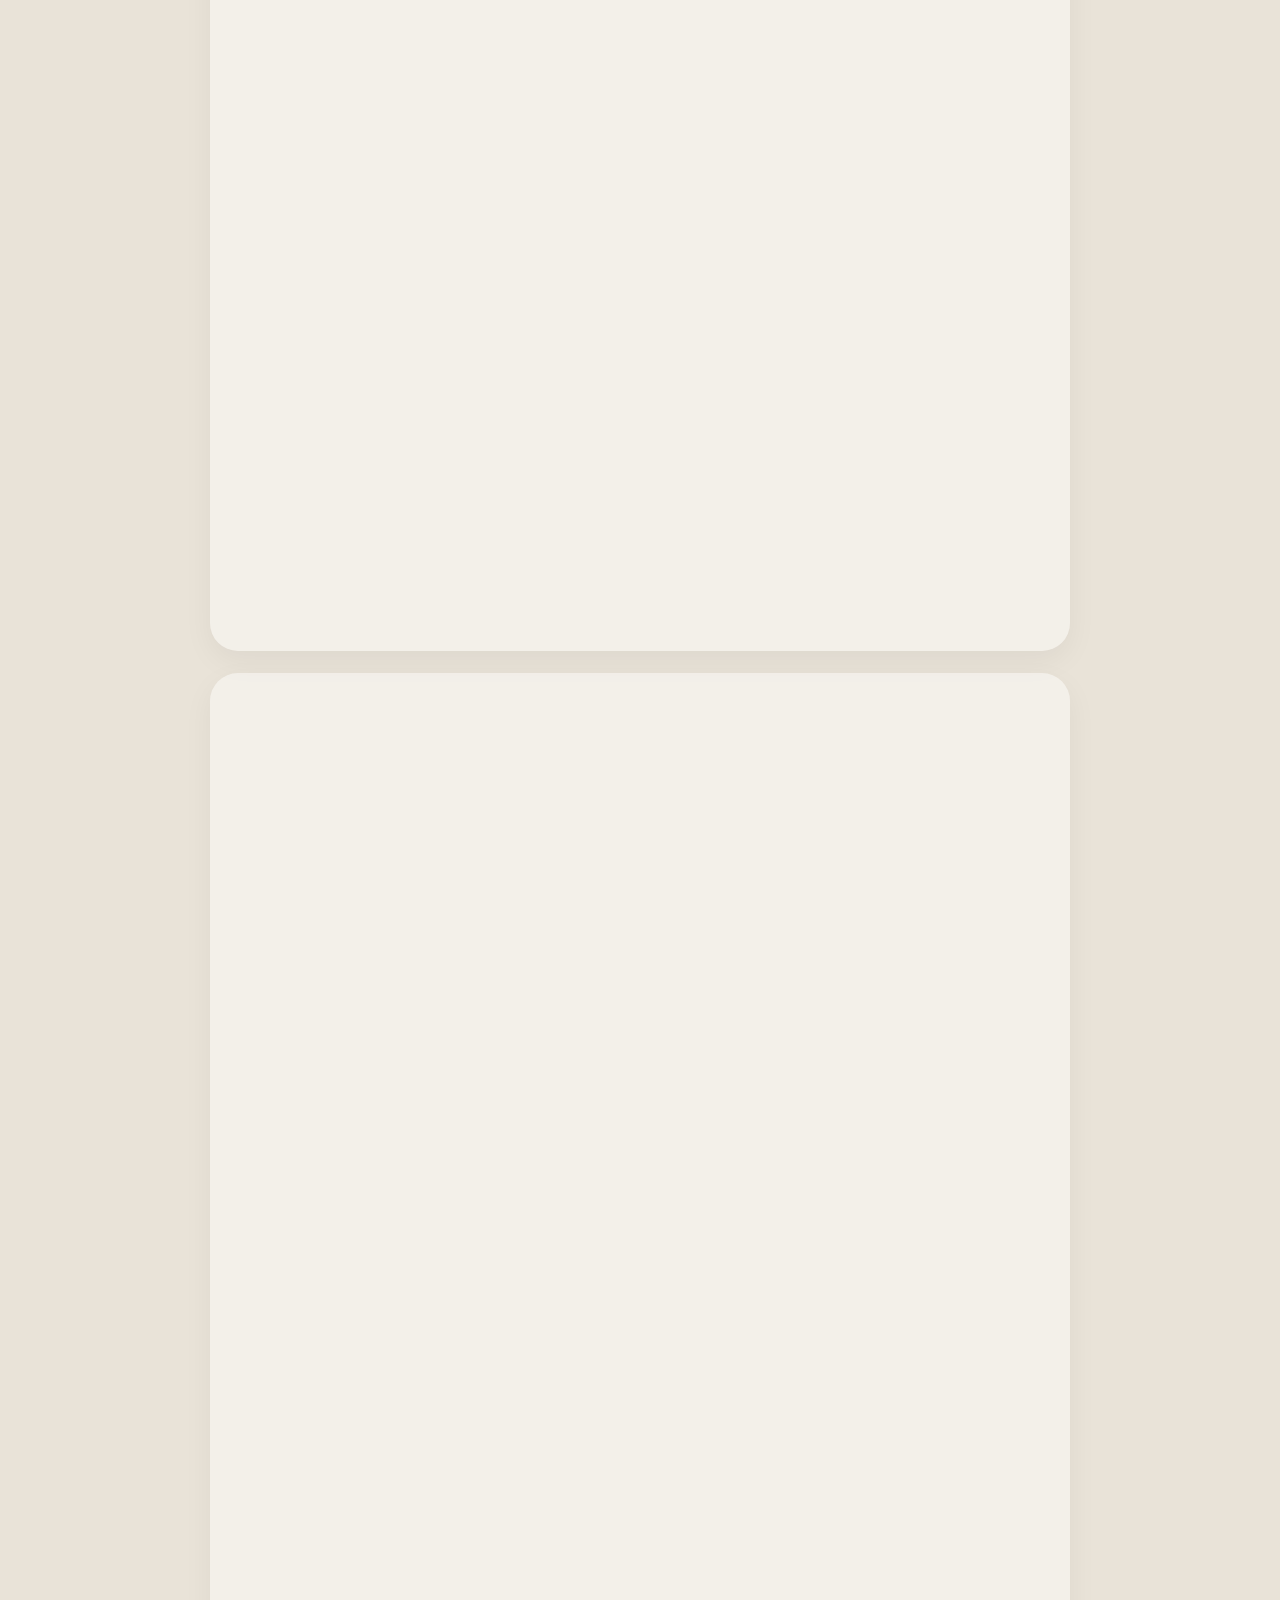
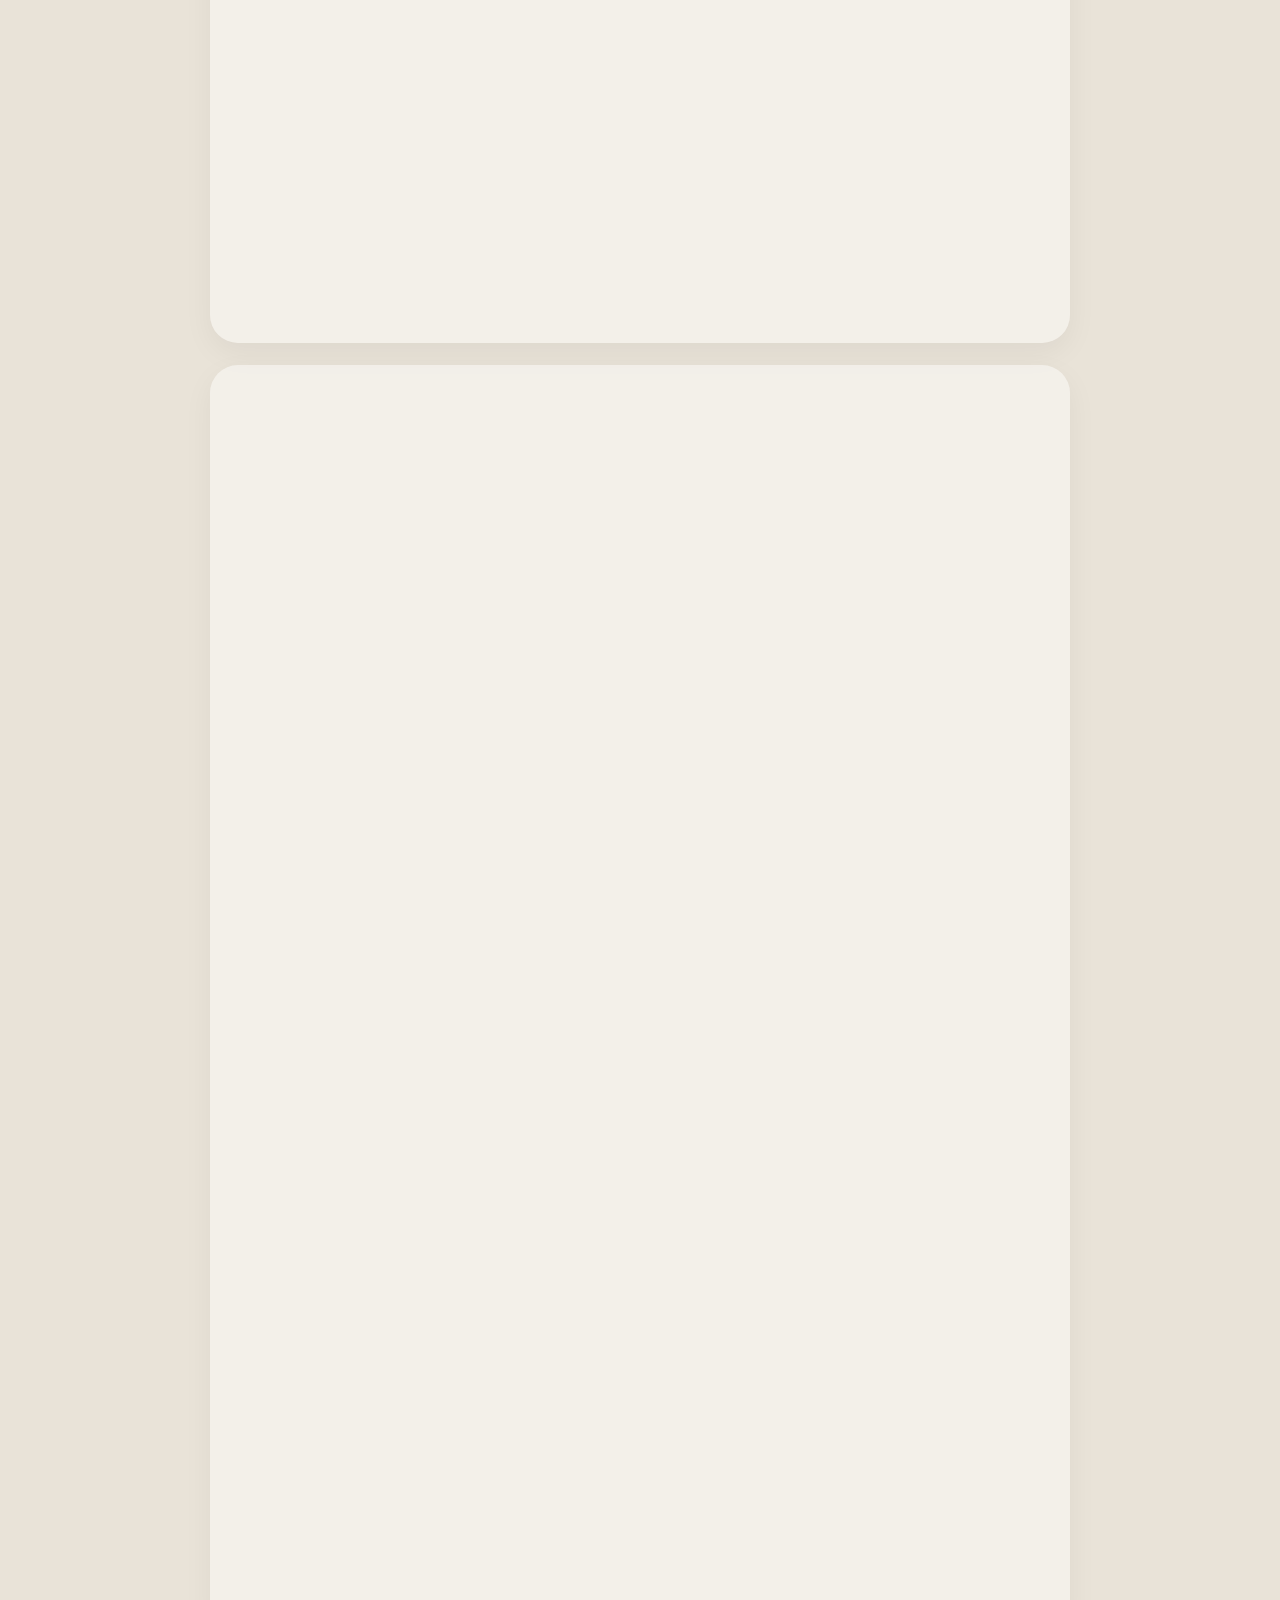
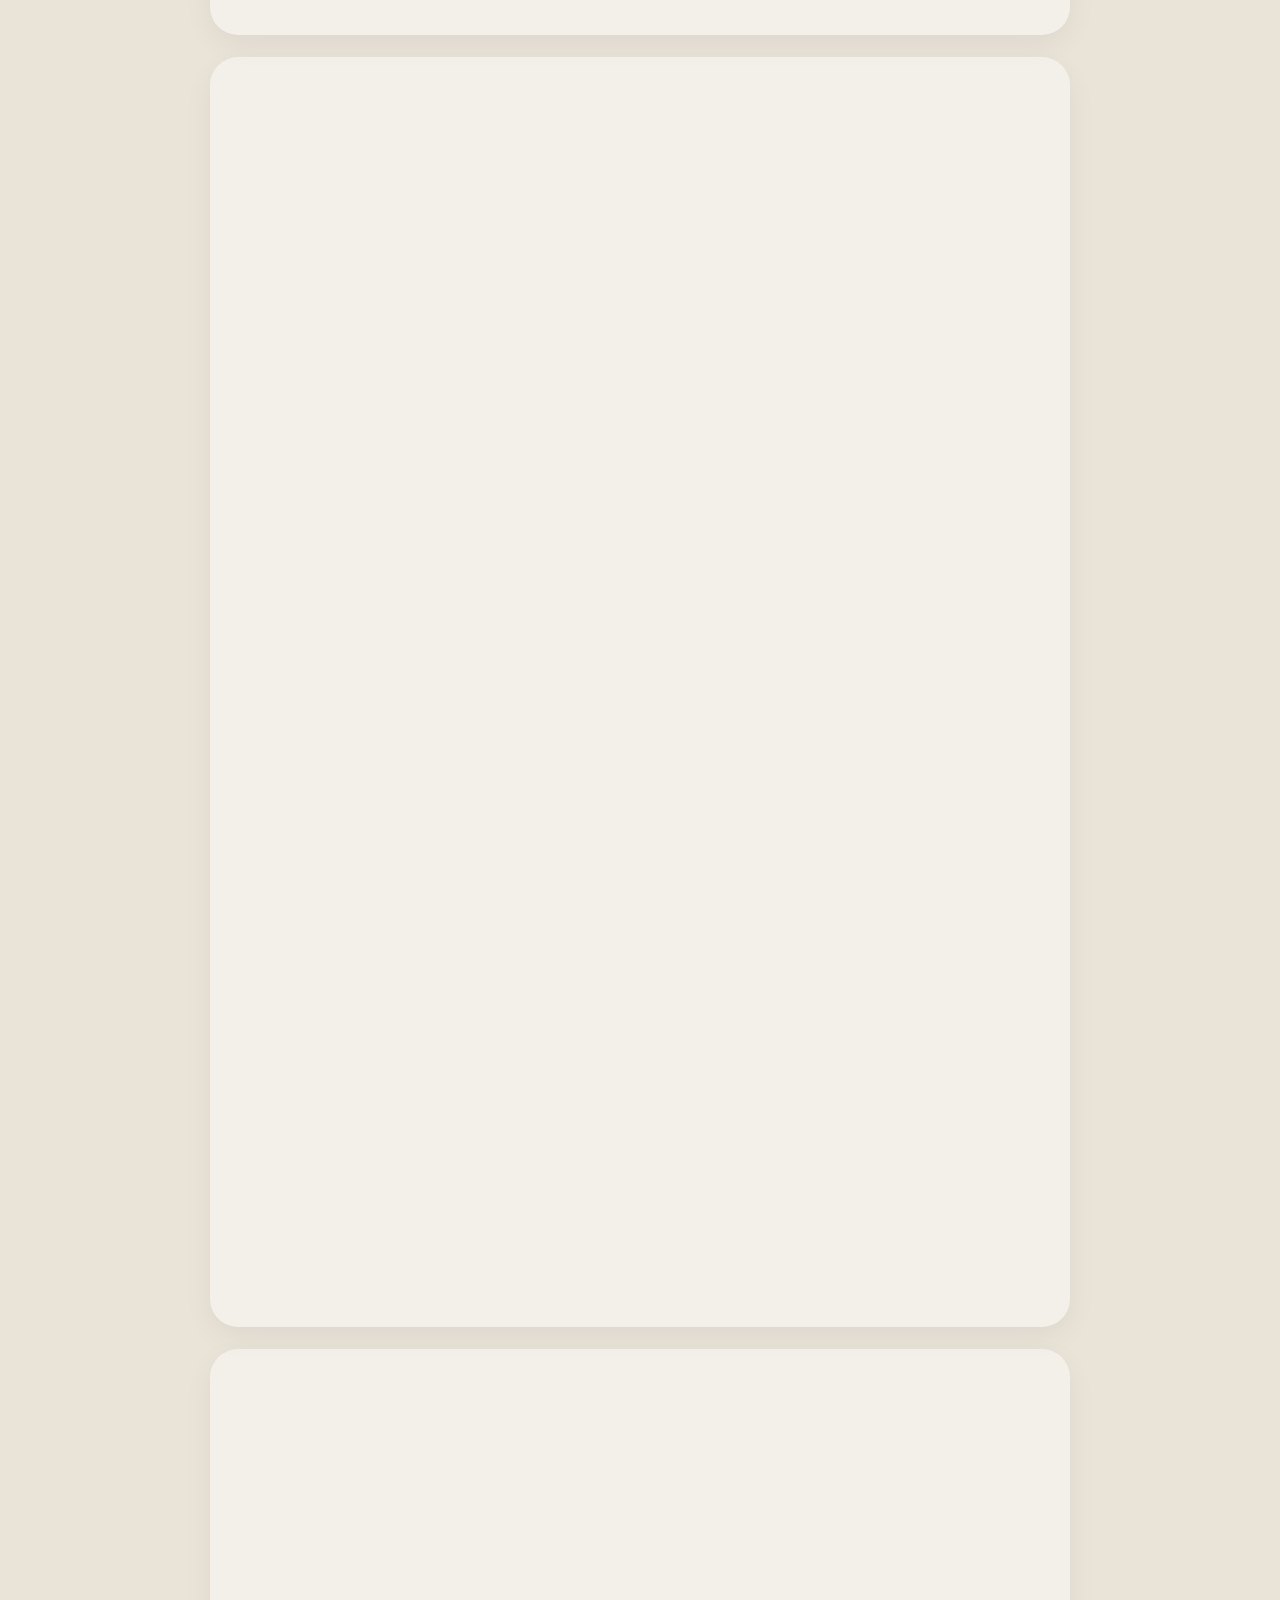
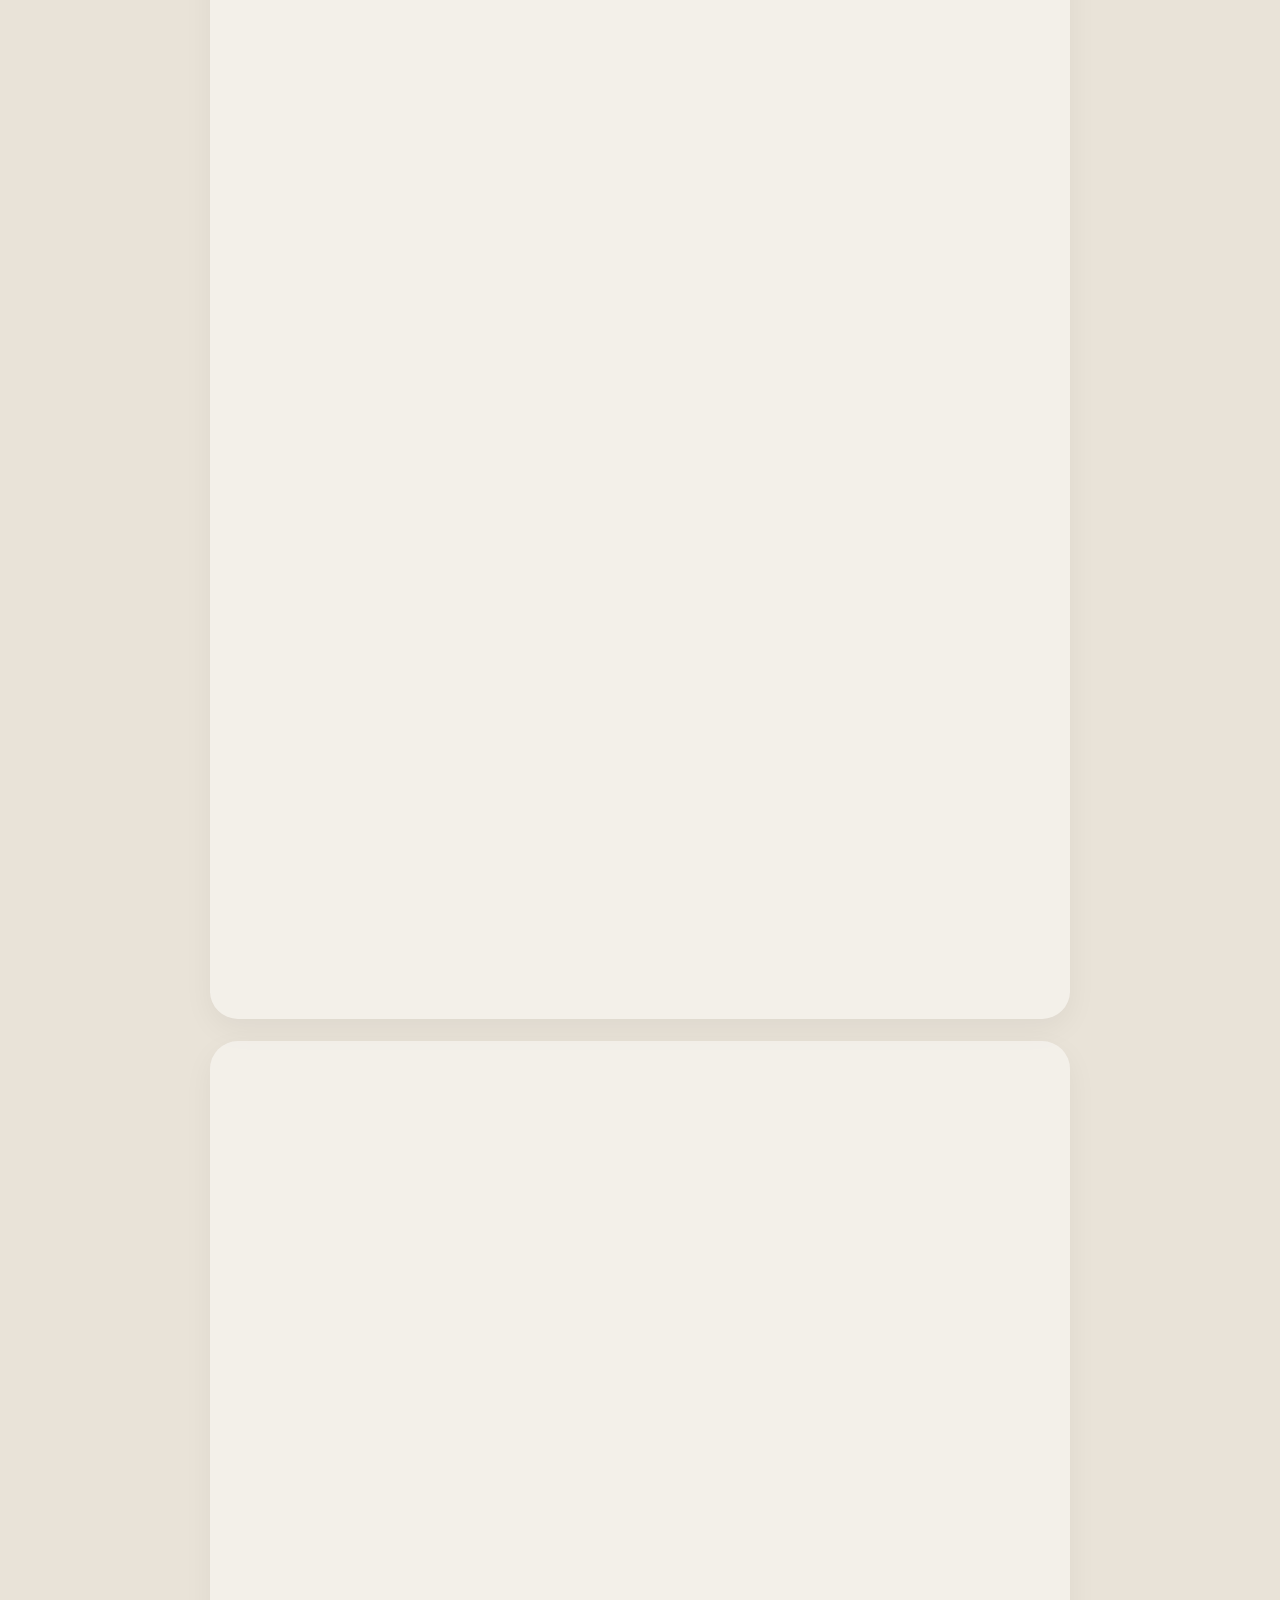
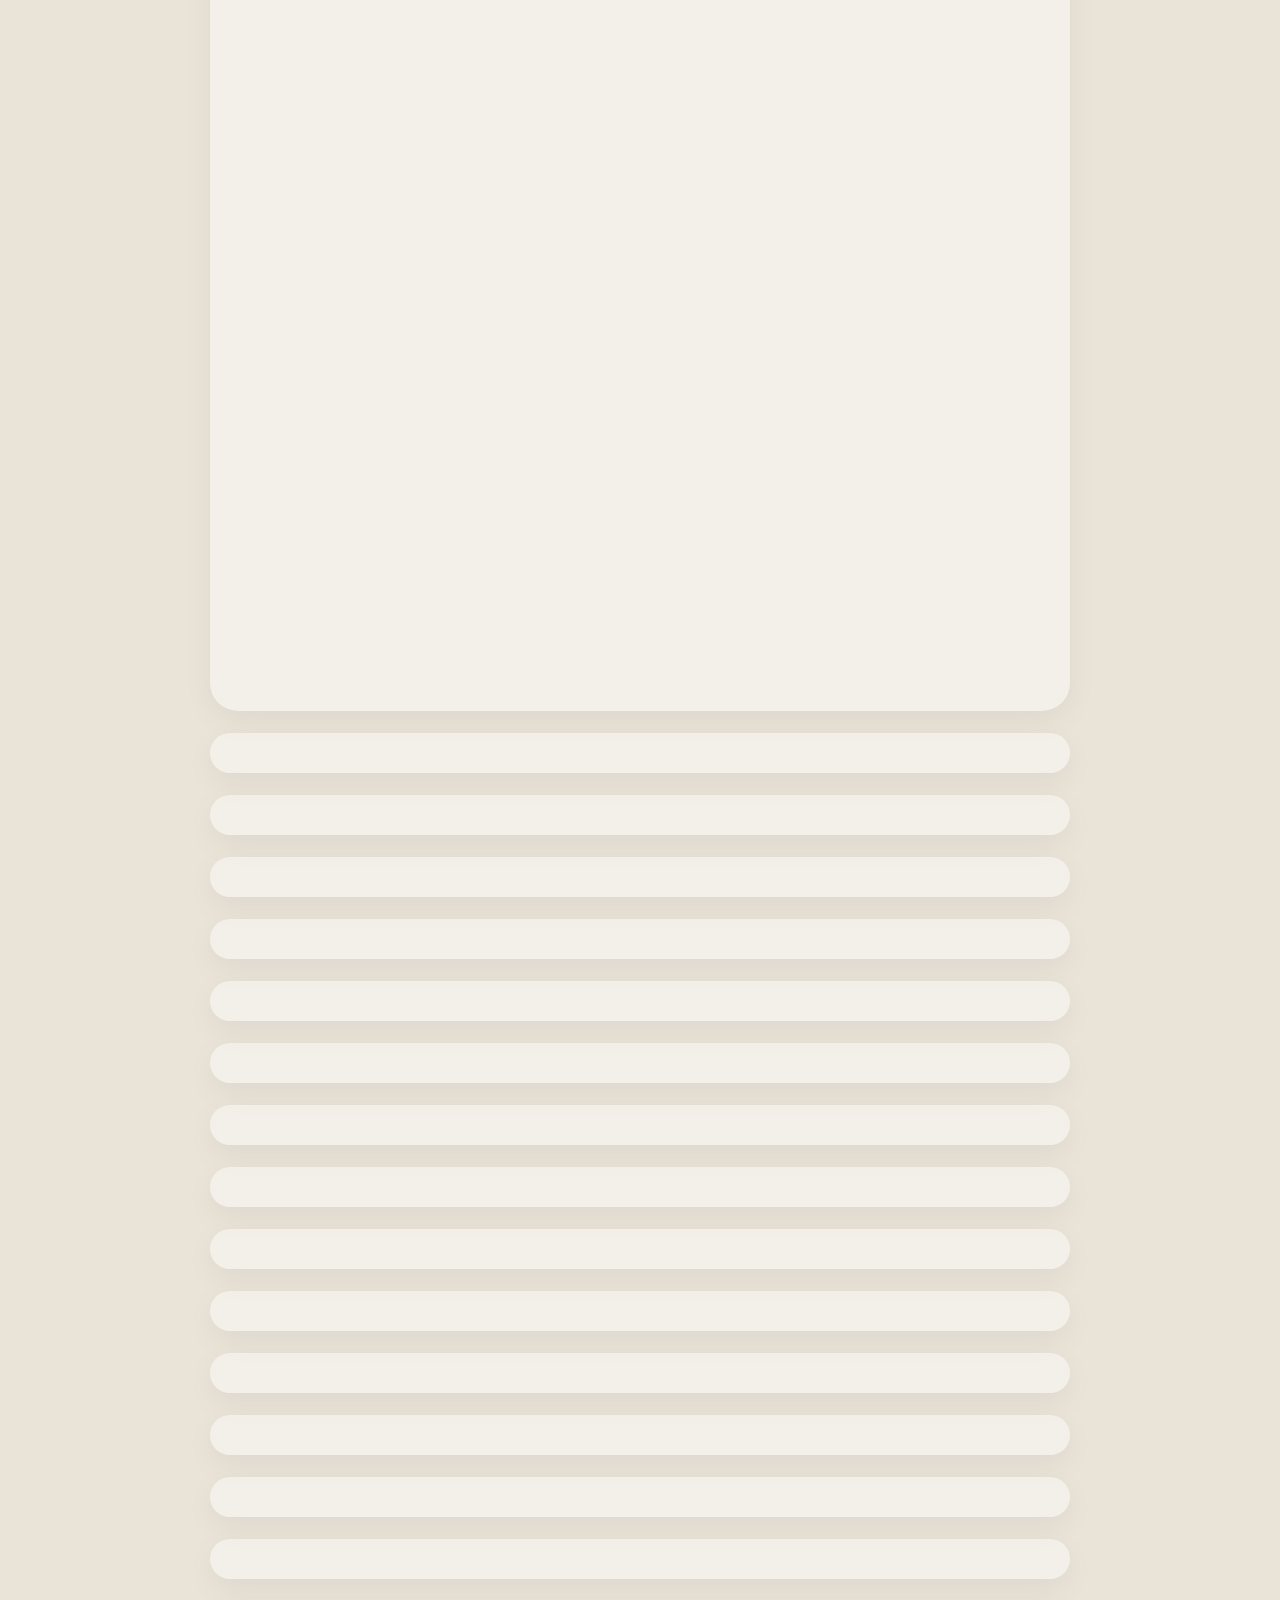
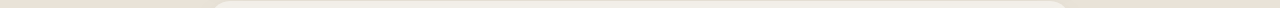
<file: private-atelier.html>
<!doctype html>
<html lang="en">
<head>
  <meta charset="UTF-8" />
  <meta name="viewport" content="width=device-width, initial-scale=1.0" />
  <title>Power Suit Identity — Private Atelier</title>
  <meta name="robots" content="noindex,nofollow" />
  <link rel="stylesheet" href="/private-atelier.css" />
</head>
<body>
  <main class="wrap">

    <header class="top">
      <div class="kicker">PRIVATE ATELIER SELECTION</div>
      <div class="rule"></div>
    </header>

    <section class="card">
      <h1>Thank you for choosing Power Suit Identity.</h1>

      <p class="lead">
        Your personalized style report will be delivered within
        <strong>24 hours.</strong> Meanwhile, explore this private selection and
        <strong>save 2–4 looks</strong> that match your taste.
      </p>

      <div class="tip">
        Tip: Screenshot your favorite looks — we’ll align your report with them.
      </div>

      <div id="status" class="status">Loading your private selection...</div>
    </section>

    <section id="galleryWrap" class="gallery-wrap hidden" aria-hidden="true">
      <div id="heroSlot"></div>

      <div class="gallery-head">
        <div class="gallery-title">Curated Looks</div>
        <div class="gallery-sub">A private selection — designed for clarity and confidence.</div>
      </div>

      <div id="gridSlot" class="gallery-grid"></div>

      <div class="divider"></div>

      <div class="gallery-head">
        <div class="gallery-title">More Inspirations</div>
        <div class="gallery-sub">Scroll calmly. Choose what speaks to you.</div>
      </div>

      <div id="listSlot" class="gallery-list"></div>
    </section>

    <section id="upsell" class="upsell hidden" aria-hidden="true">
      <div class="upsell-card">
        <h2>Refine your presence further.</h2>
        <p>Add an additional personalized look for <strong>$15</strong>.</p>
        <button id="btnAnother" class="btn" type="button">Book Another Look</button>
        <p class="fine">Limited to one additional look per order.</p>
      </div>
    </section>

    <footer class="foot">
      <span>© <span id="year"></span> Power Suit Identity</span>
    </footer>

  </main>

  <script src="/private-atelier.js" defer></script>
</body>
</html>
</file>
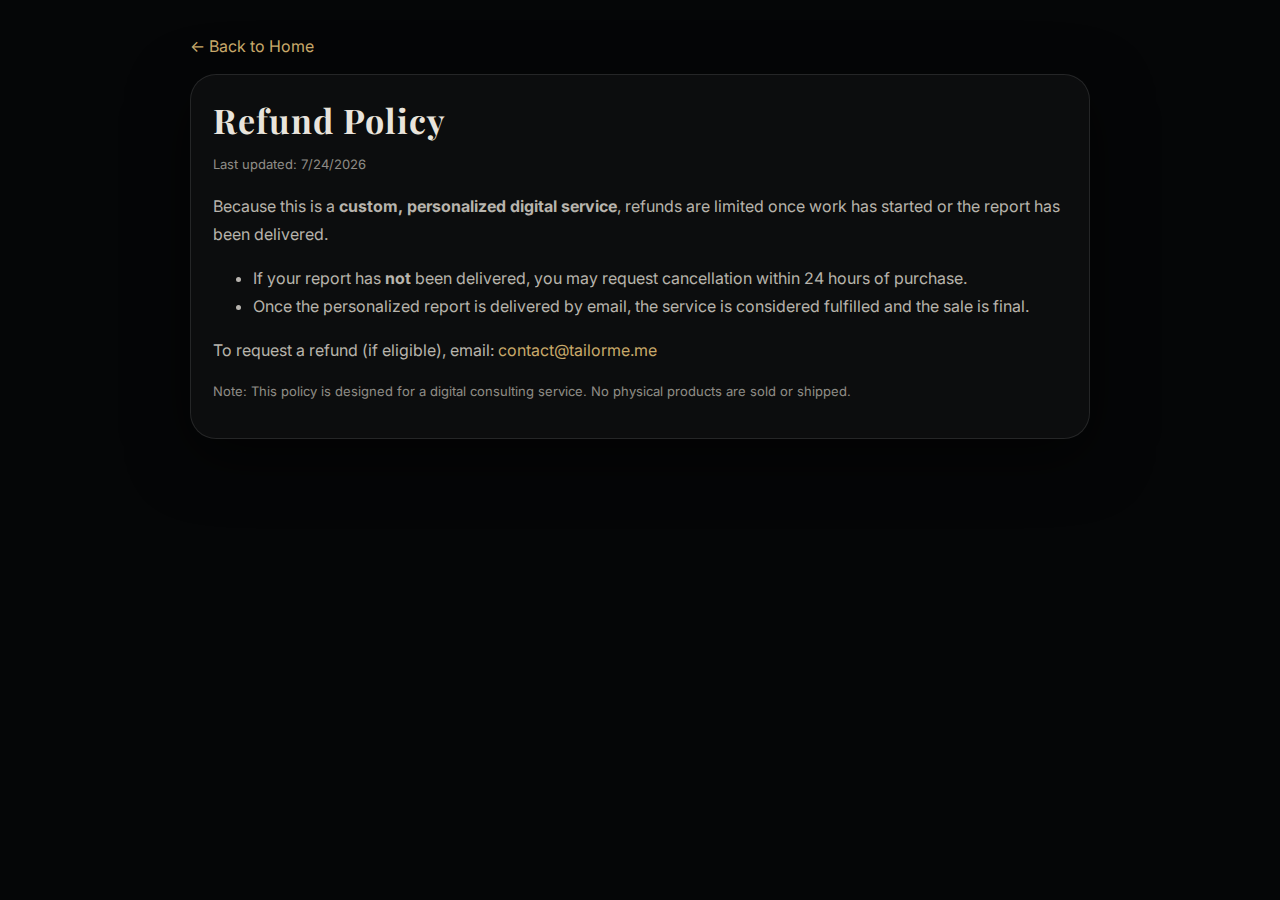
<file: refund.html>
<!doctype html>
<html lang="en">
<head>
  <meta charset="UTF-8" />
  <meta name="viewport" content="width=device-width, initial-scale=1.0, viewport-fit=cover" />
  <title>Refund Policy — Power Suit Identity</title>
  <meta name="description" content="Refund Policy for Power Suit Identity." />

  <link rel="preconnect" href="https://fonts.googleapis.com">
  <link rel="preconnect" href="https://fonts.gstatic.com" crossorigin>
  <link href="https://fonts.googleapis.com/css2?family=Inter:wght@300;400;500;600&family=Playfair+Display:wght@500;600;700&display=swap" rel="stylesheet">

  <style>
    :root{--bg:#050607;--text:#e9e4dc;--stroke:rgba(255,255,255,0.10);--gold:#c8a96a;--shadow:0 18px 60px rgba(0,0,0,0.55);--radius2:26px;
      --font-serif:"Playfair Display",serif;--font-sans:"Inter",system-ui,-apple-system,Segoe UI,Roboto,Arial,sans-serif;}
    *{box-sizing:border-box;}
    html,body{margin:0;padding:0;background:var(--bg);color:var(--text);font-family:var(--font-sans);}
    a{color:var(--gold);text-decoration:none;}
    a:hover{text-decoration:underline;}
    .container{width:min(900px,92%);margin:0 auto;padding:36px 0 60px;}
    .card{border:1px solid var(--stroke);border-radius:var(--radius2);background:rgba(255,255,255,0.03);padding:22px;box-shadow:var(--shadow);}
    h1{font-family:var(--font-serif);letter-spacing:1px;margin:0 0 10px;font-size:34px;}
    p,li{color:rgba(233,228,220,0.78);line-height:1.75;}
    .muted{color:rgba(233,228,220,0.60);font-size:13px;margin-top:10px;}
    .toplinks{display:flex;gap:14px;flex-wrap:wrap;margin:0 0 18px;}
  </style>
</head>
<body>
  <div class="container">
    <div class="toplinks">
      <a href="index.html">← Back to Home</a>
    </div>

    <div class="card">
      <h1>Refund Policy</h1>
      <p class="muted">Last updated: <span id="d"></span></p>

      <p>
        Because this is a <strong>custom, personalized digital service</strong>,
        refunds are limited once work has started or the report has been delivered.
      </p>

      <ul>
        <li>If your report has <strong>not</strong> been delivered, you may request cancellation within 24 hours of purchase.</li>
        <li>Once the personalized report is delivered by email, the service is considered fulfilled and the sale is final.</li>
      </ul>

      <p>
        To request a refund (if eligible), email:
        <a href="mailto:contact@tailorme.me">contact@tailorme.me</a>
      </p>

      <p class="muted">
        Note: This policy is designed for a digital consulting service. No physical products are sold or shipped.
      </p>
    </div>
  </div>

  <script>
    document.getElementById("d").textContent = new Date().toLocaleDateString();
  </script>
</body>
</html>
</file>
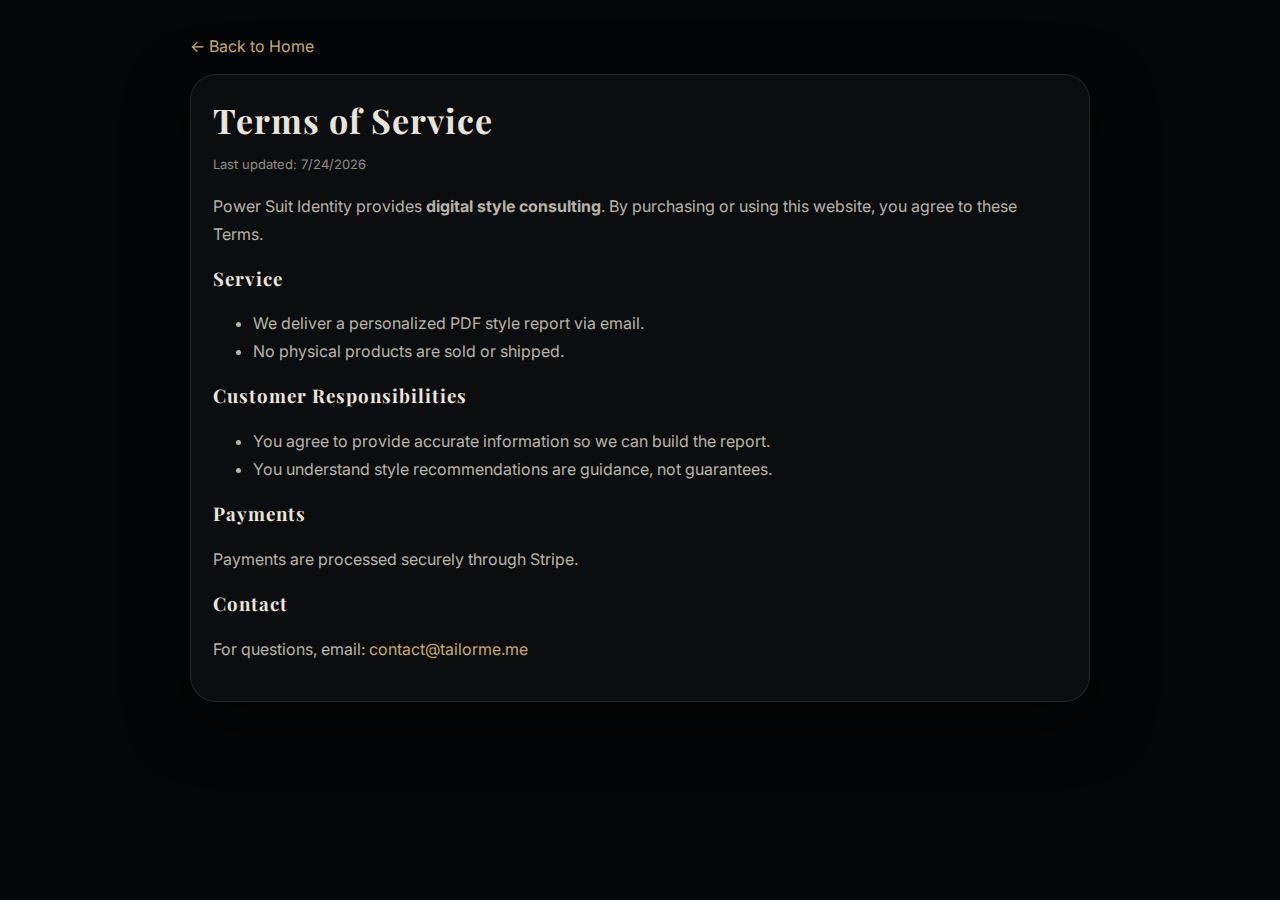
<file: terms.html>
<!doctype html>
<html lang="en">
<head>
  <meta charset="UTF-8" />
  <meta name="viewport" content="width=device-width, initial-scale=1.0, viewport-fit=cover" />
  <title>Terms of Service — Power Suit Identity</title>
  <meta name="description" content="Terms of Service for Power Suit Identity." />

  <link rel="preconnect" href="https://fonts.googleapis.com">
  <link rel="preconnect" href="https://fonts.gstatic.com" crossorigin>
  <link href="https://fonts.googleapis.com/css2?family=Inter:wght@300;400;500;600&family=Playfair+Display:wght@500;600;700&display=swap" rel="stylesheet">

  <style>
    :root{--bg:#050607;--text:#e9e4dc;--stroke:rgba(255,255,255,0.10);--gold:#c8a96a;--shadow:0 18px 60px rgba(0,0,0,0.55);--radius2:26px;
      --font-serif:"Playfair Display",serif;--font-sans:"Inter",system-ui,-apple-system,Segoe UI,Roboto,Arial,sans-serif;}
    *{box-sizing:border-box;}
    html,body{margin:0;padding:0;background:var(--bg);color:var(--text);font-family:var(--font-sans);}
    a{color:var(--gold);text-decoration:none;}
    a:hover{text-decoration:underline;}
    .container{width:min(900px,92%);margin:0 auto;padding:36px 0 60px;}
    .card{border:1px solid var(--stroke);border-radius:var(--radius2);background:rgba(255,255,255,0.03);padding:22px;box-shadow:var(--shadow);}
    h1{font-family:var(--font-serif);letter-spacing:1px;margin:0 0 10px;font-size:34px;}
    p,li{color:rgba(233,228,220,0.78);line-height:1.75;}
    .muted{color:rgba(233,228,220,0.60);font-size:13px;margin-top:10px;}
    .toplinks{display:flex;gap:14px;flex-wrap:wrap;margin:0 0 18px;}
  </style>
</head>
<body>
  <div class="container">
    <div class="toplinks">
      <a href="index.html">← Back to Home</a>
    </div>

    <div class="card">
      <h1>Terms of Service</h1>
      <p class="muted">Last updated: <span id="d"></span></p>

      <p>
        Power Suit Identity provides <strong>digital style consulting</strong>.
        By purchasing or using this website, you agree to these Terms.
      </p>

      <h3 style="font-family:var(--font-serif);letter-spacing:1px;margin-top:18px;">Service</h3>
      <ul>
        <li>We deliver a personalized PDF style report via email.</li>
        <li>No physical products are sold or shipped.</li>
      </ul>

      <h3 style="font-family:var(--font-serif);letter-spacing:1px;margin-top:18px;">Customer Responsibilities</h3>
      <ul>
        <li>You agree to provide accurate information so we can build the report.</li>
        <li>You understand style recommendations are guidance, not guarantees.</li>
      </ul>

      <h3 style="font-family:var(--font-serif);letter-spacing:1px;margin-top:18px;">Payments</h3>
      <p>Payments are processed securely through Stripe.</p>

      <h3 style="font-family:var(--font-serif);letter-spacing:1px;margin-top:18px;">Contact</h3>
      <p>
        For questions, email:
        <a href="mailto:contact@tailorme.me">contact@tailorme.me</a>
      </p>
    </div>
  </div>

  <script>
    document.getElementById("d").textContent = new Date().toLocaleDateString();
  </script>
</body>
</html>
</file>
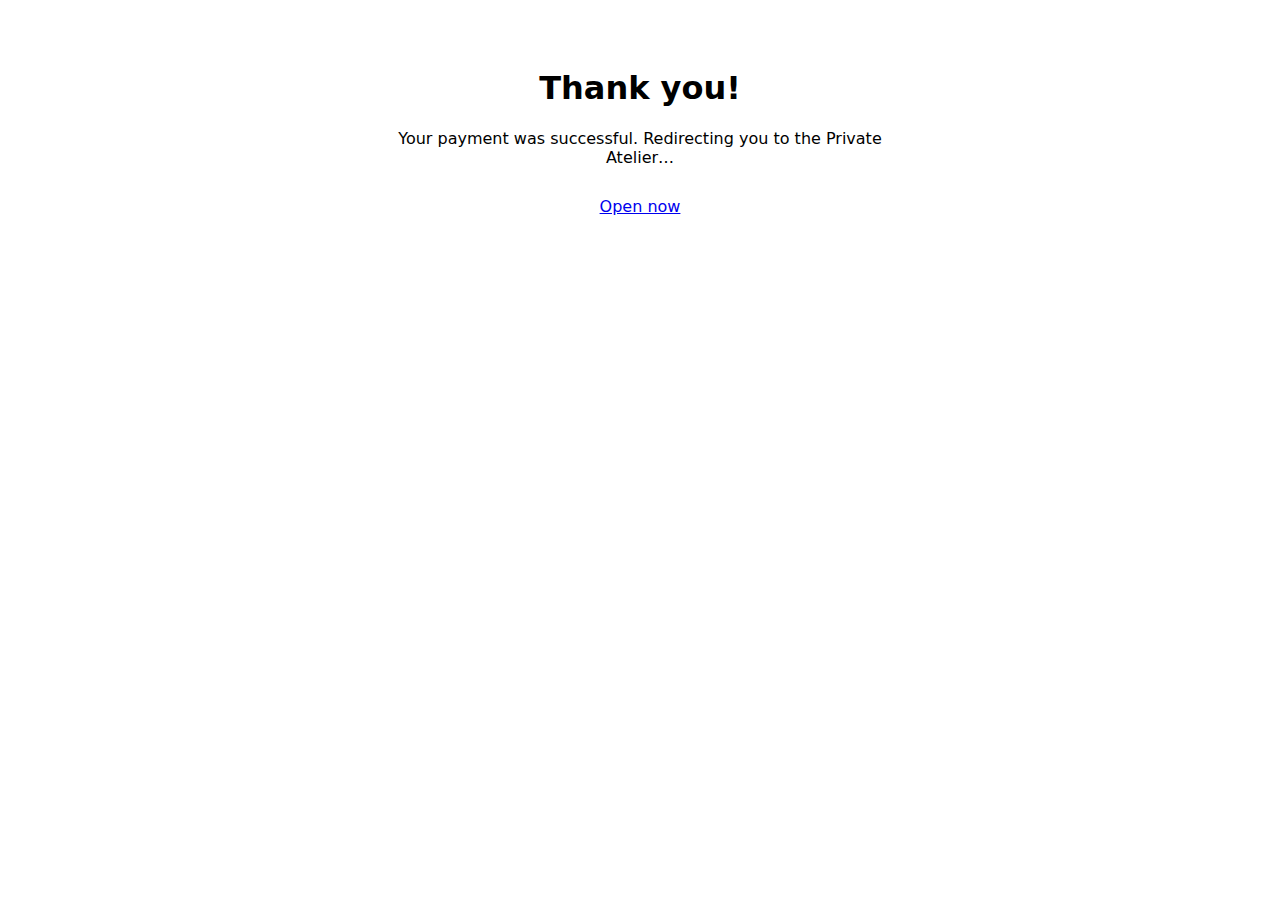
<file: thank-you.html>
<!doctype html>
<html lang="en">
<head>
  <meta charset="utf-8" />
  <meta name="viewport" content="width=device-width, initial-scale=1" />
  <title>Thank you — Power Suit Identity</title>
  <style>
    body{font-family:system-ui,-apple-system,Segoe UI,Roboto,Arial; padding:40px; text-align:center;}
    .box{max-width:520px;margin:0 auto;}
    a{display:inline-block;margin-top:14px}
  </style>
</head>
<body>
  <div class="box">
    <h1>Thank you!</h1>
    <p>Your payment was successful. Redirecting you to the Private Atelier…</p>
    <p><a id="go" href="/">Open now</a></p>
  </div>

  <script>
    const p = new URLSearchParams(location.search);
    const sid = p.get("session_id");
    const next = sid
      ? `/private-atelier.html?session_id=${encodeURIComponent(sid)}`
      : `/private-atelier.html`;

    document.getElementById("go").href = next;
    setTimeout(() => location.href = next, 900);
  </script>
</body>
</html>
</file>
<file: private-atelier.css>
* {
  box-sizing: border-box;
}

:root {
  --bg: #e9e3d8;
  --card: #f7f3ec;
  --text: #1a1412;
  --muted: #72685f;
  --line: #d9c8a2;
  --shadow: 0 10px 30px rgba(0, 0, 0, 0.05);
  --radius: 28px;
}

body {
  margin: 0;
  font-family: Georgia, "Times New Roman", serif;
  background: var(--bg);
  color: var(--text);
}

.wrap {
  width: min(100%, 760px);
  margin: 0 auto;
  padding: 56px 20px 70px;
}

.top {
  text-align: center;
  margin-bottom: 28px;
}

.kicker {
  font-family: Arial, sans-serif;
  letter-spacing: 6px;
  font-size: 14px;
  color: var(--muted);
  margin-bottom: 18px;
}

.rule {
  width: 260px;
  height: 2px;
  margin: 0 auto;
  background: linear-gradient(to right, transparent, var(--line), transparent);
}

.card {
  background: rgba(255, 255, 255, 0.45);
  border-radius: var(--radius);
  padding: 38px 28px;
  box-shadow: var(--shadow);
}

h1 {
  margin: 0 0 18px;
  font-size: 46px;
  line-height: 0.98;
  font-weight: 700;
}

.lead {
  margin: 0;
  font-family: Arial, sans-serif;
  color: var(--muted);
  font-size: 18px;
  line-height: 1.65;
}

.tip {
  margin-top: 24px;
  padding: 14px 20px;
  border: 1px solid rgba(0,0,0,0.08);
  border-radius: 999px;
  text-align: center;
  font-family: Arial, sans-serif;
  color: var(--muted);
  background: rgba(255,255,255,0.28);
}

.status {
  margin-top: 28px;
  font-family: Arial, sans-serif;
  color: var(--muted);
  font-size: 15px;
}

.gallery-wrap {
  margin-top: 34px;
}

.gallery-head {
  text-align: center;
  margin: 22px 0 14px;
}

.gallery-title {
  font-family: Arial, sans-serif;
  font-size: 13px;
  letter-spacing: 3px;
  text-transform: uppercase;
  color: var(--muted);
}

.gallery-sub {
  margin-top: 8px;
  font-family: Arial, sans-serif;
  font-size: 14px;
  color: var(--muted);
}

#heroSlot {
  margin-top: 28px;
}

.hero-shot,
.shot {
  background: rgba(255,255,255,0.45);
  border-radius: var(--radius);
  padding: 20px;
  box-shadow: var(--shadow);
}

.hero-shot img,
.shot img {
  width: 100%;
  display: block;
  border-radius: 22px;
}

.gallery-grid {
  display: grid;
  grid-template-columns: 1fr;
  gap: 22px;
  margin-top: 16px;
}

.gallery-list {
  display: grid;
  grid-template-columns: 1fr;
  gap: 22px;
  margin-top: 16px;
}

.divider {
  width: 260px;
  height: 2px;
  margin: 30px auto 10px;
  background: linear-gradient(to right, transparent, var(--line), transparent);
}

.upsell {
  margin-top: 32px;
}

.upsell-card {
  background: rgba(255,255,255,0.45);
  border-radius: var(--radius);
  padding: 28px 24px;
  text-align: center;
  box-shadow: var(--shadow);
}

.upsell-card h2 {
  margin: 0 0 12px;
  font-size: 30px;
}

.upsell-card p,
.fine {
  font-family: Arial, sans-serif;
  color: var(--muted);
}

.btn {
  margin-top: 14px;
  padding: 14px 22px;
  border: 0;
  border-radius: 999px;
  background: #1d1714;
  color: white;
  font-size: 15px;
  cursor: pointer;
}

.foot {
  text-align: center;
  margin-top: 34px;
  font-family: Arial, sans-serif;
  color: var(--muted);
  font-size: 14px;
}

.hidden {
  display: none !important;
}

@media (min-width: 760px) {
  .wrap {
    width: min(100%, 900px);
  }

  h1 {
    font-size: 64px;
  }

  .gallery-grid {
    grid-template-columns: repeat(2, 1fr);
  }
}
</file>
